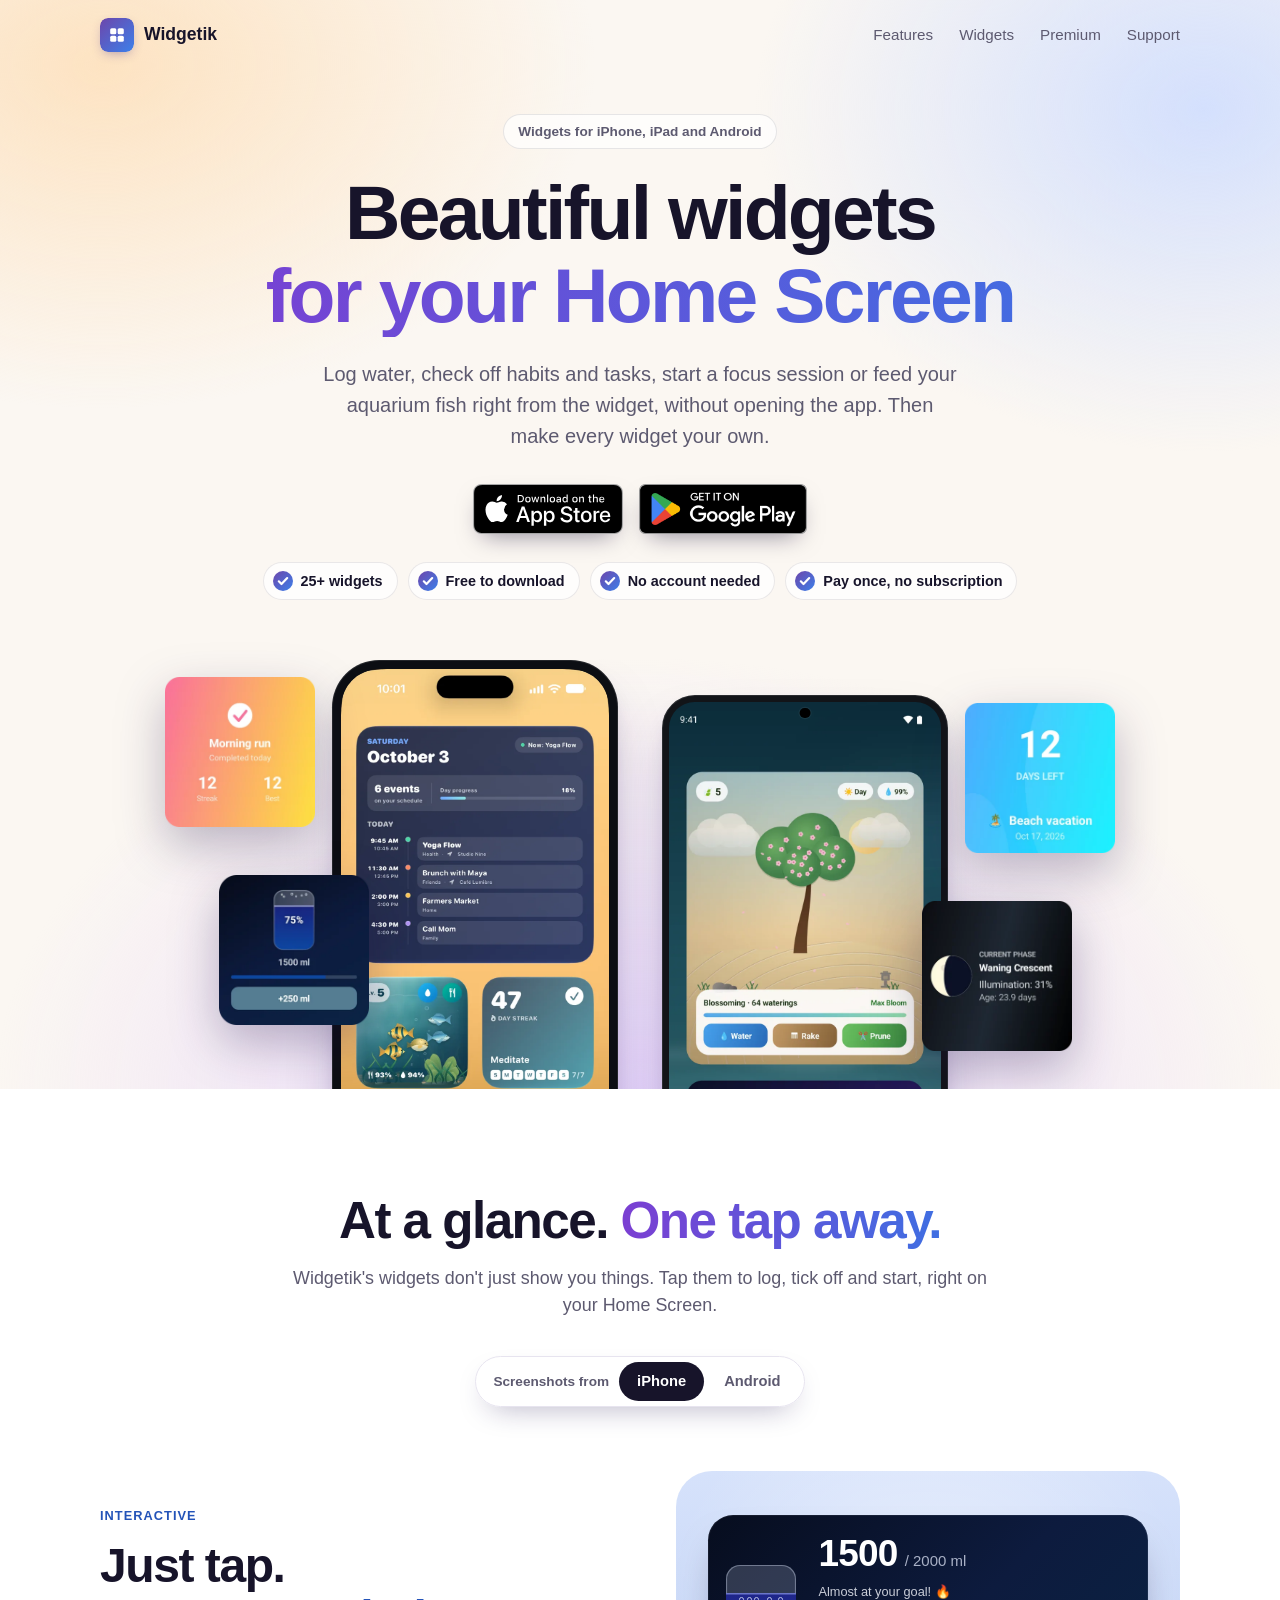
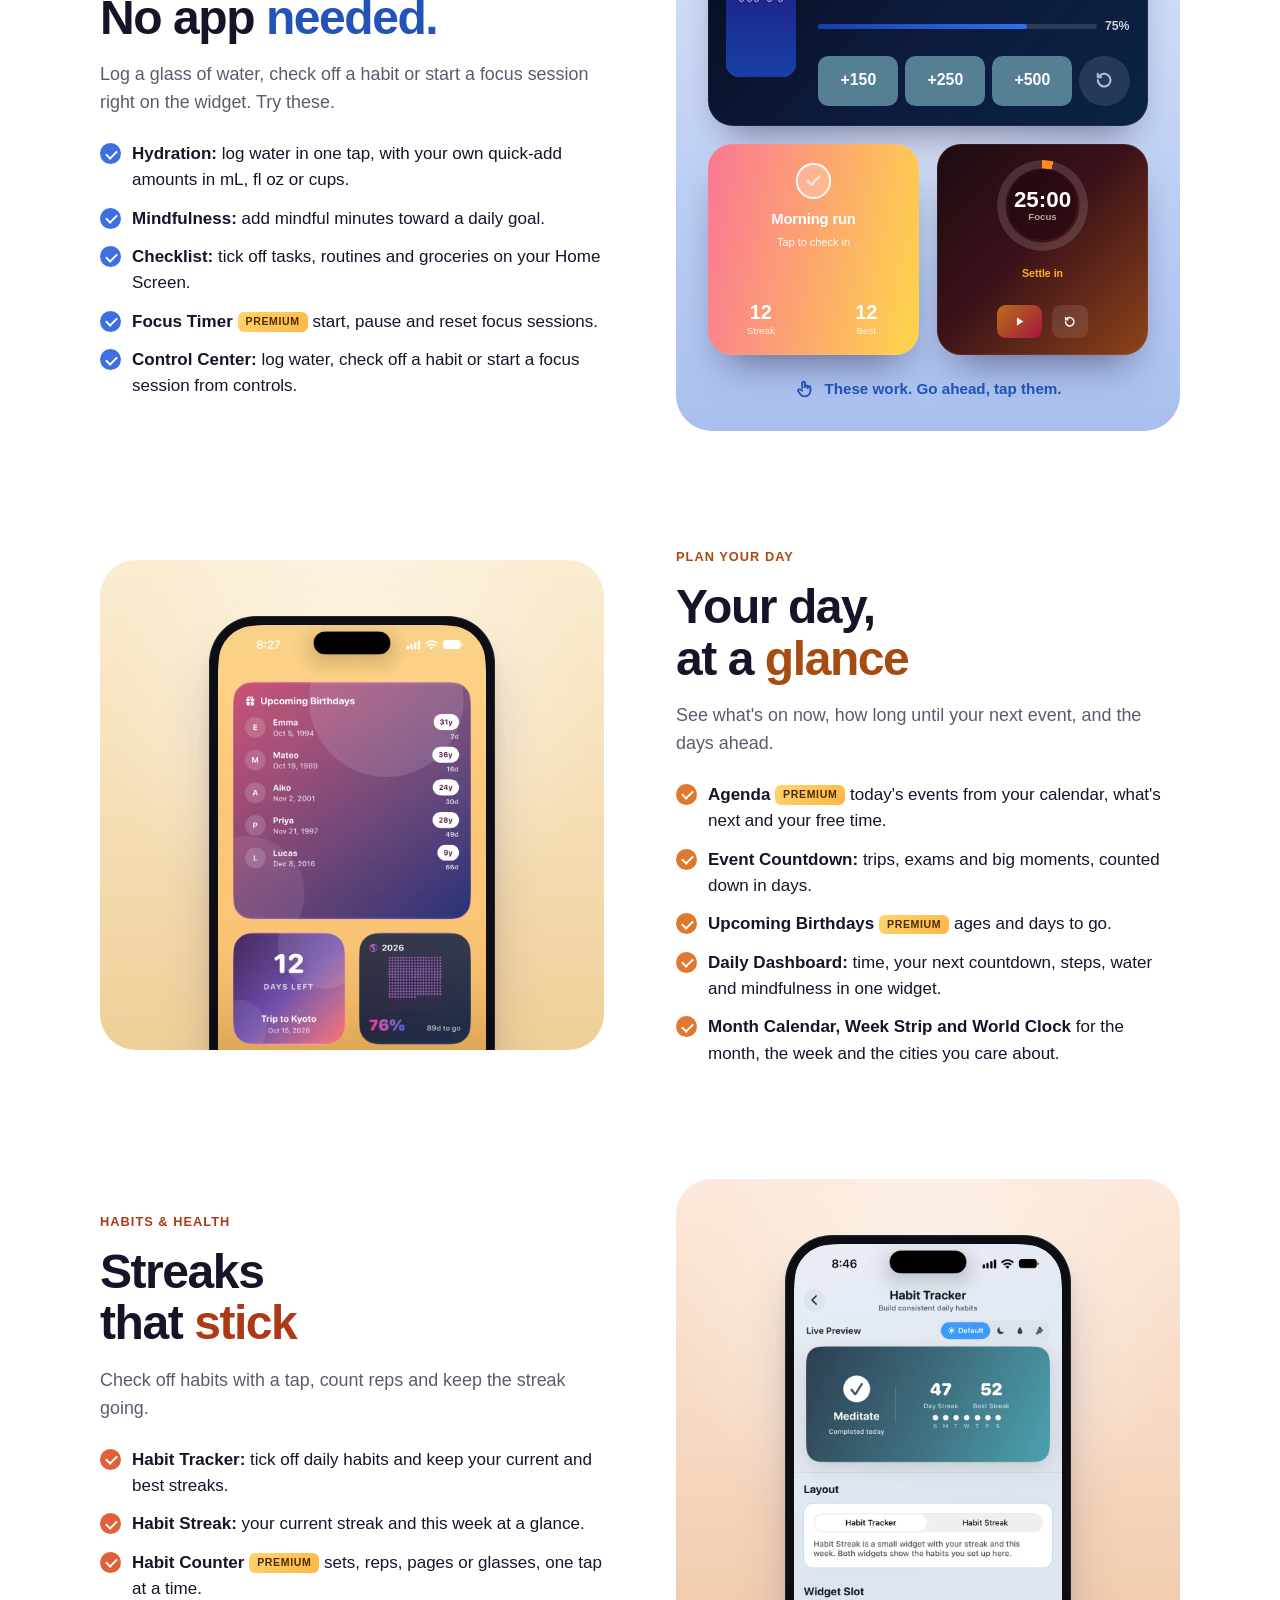
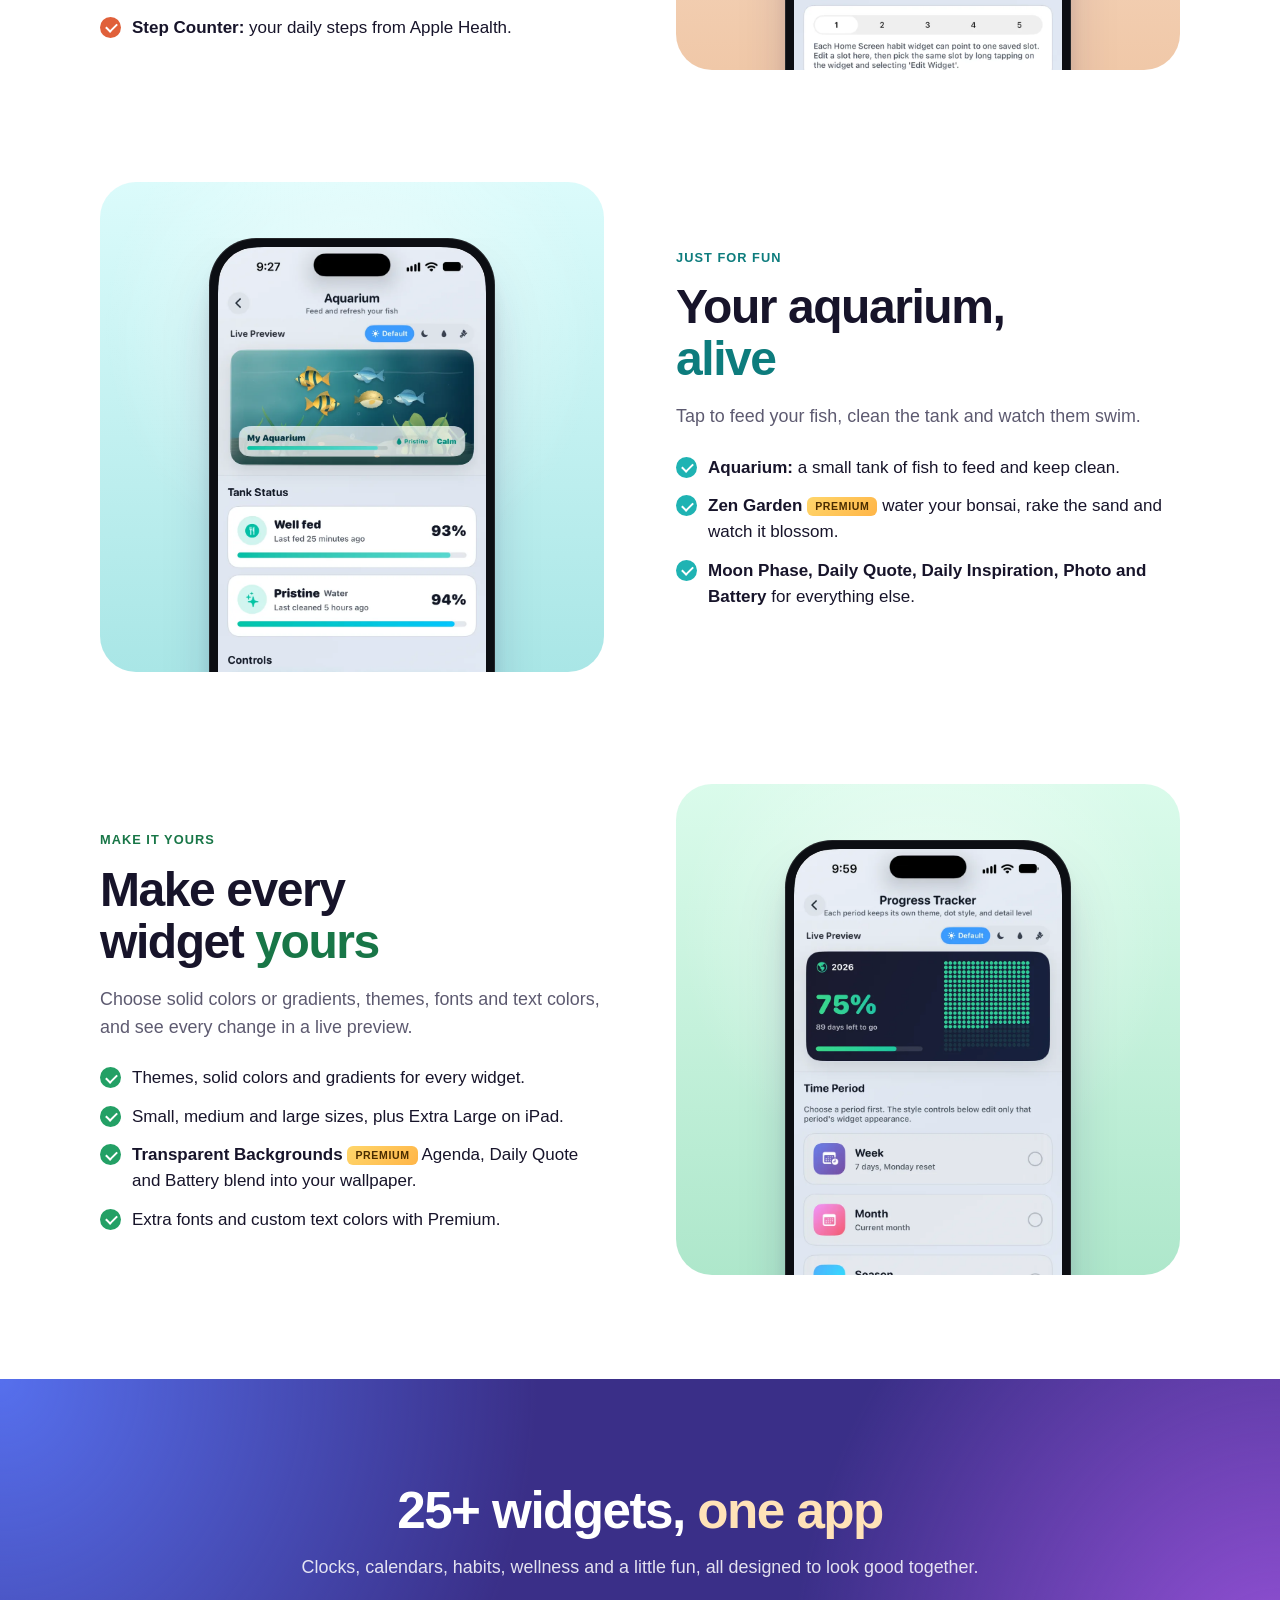
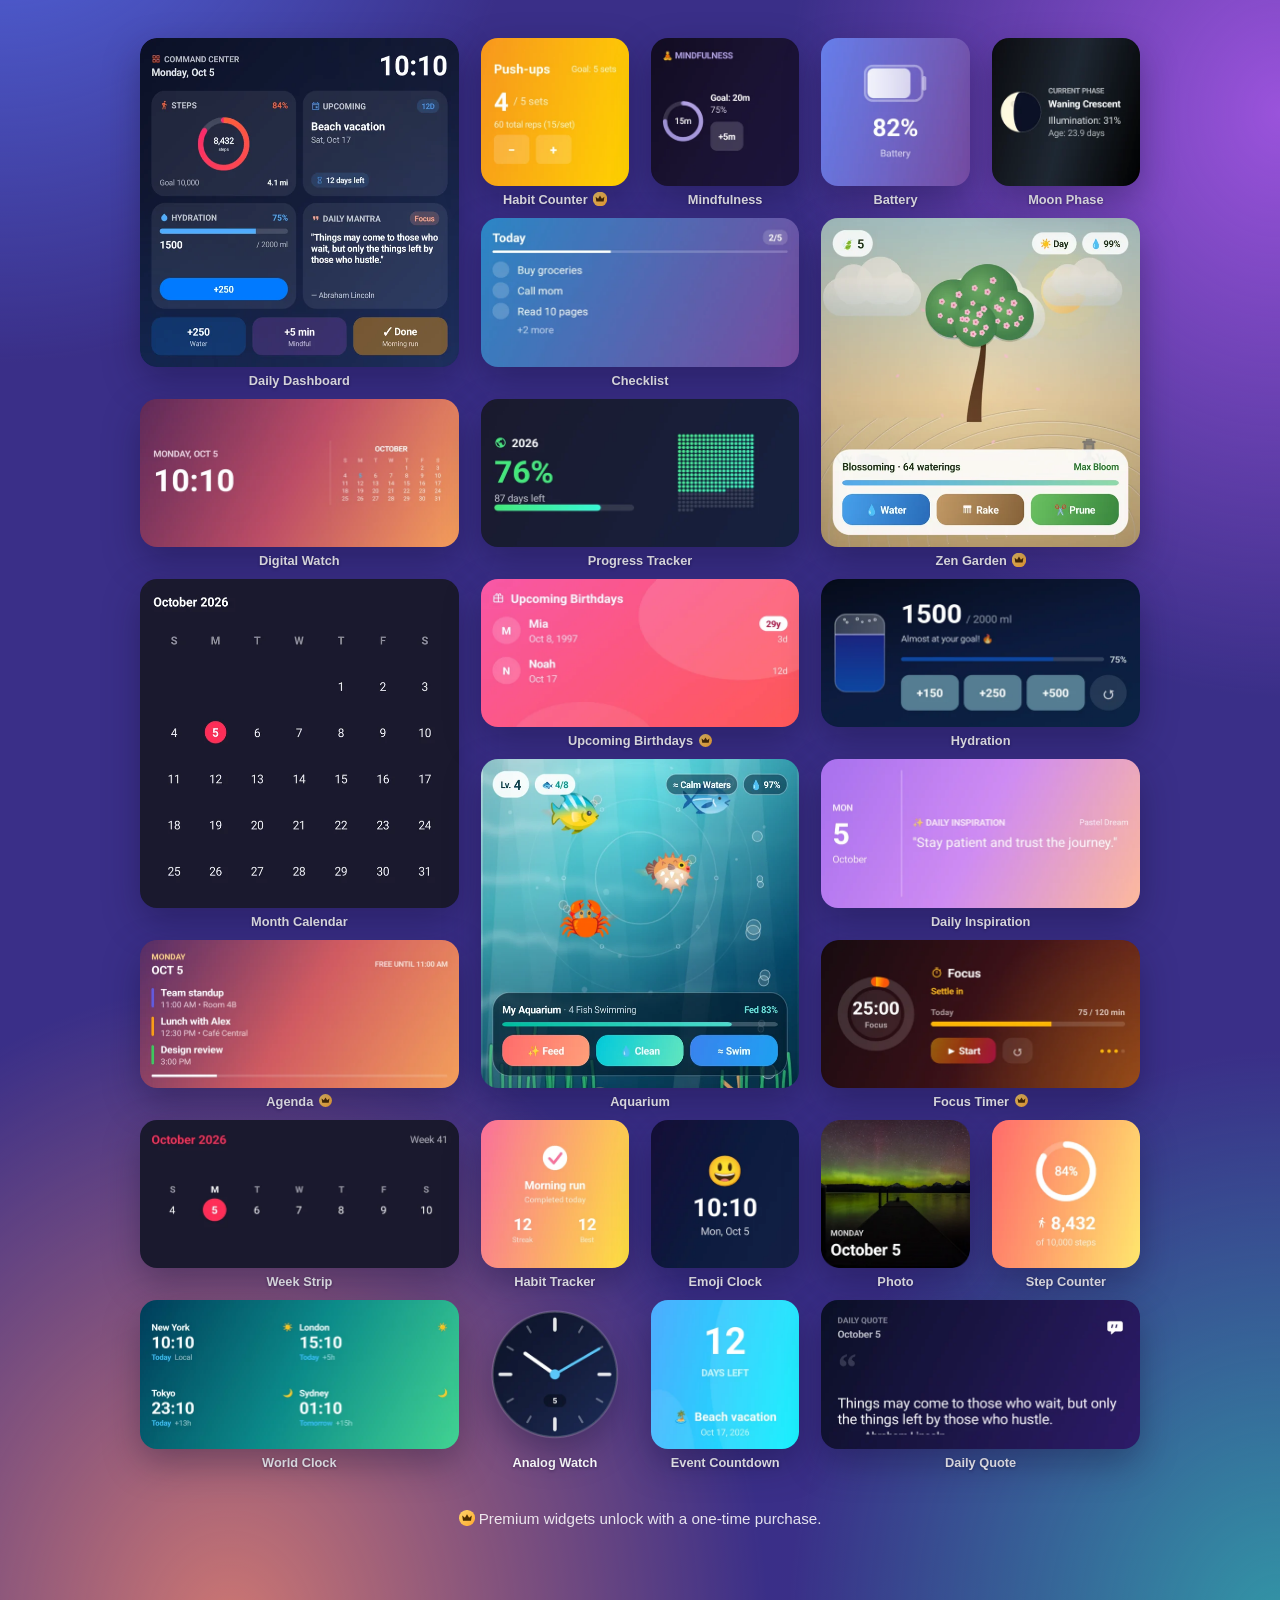
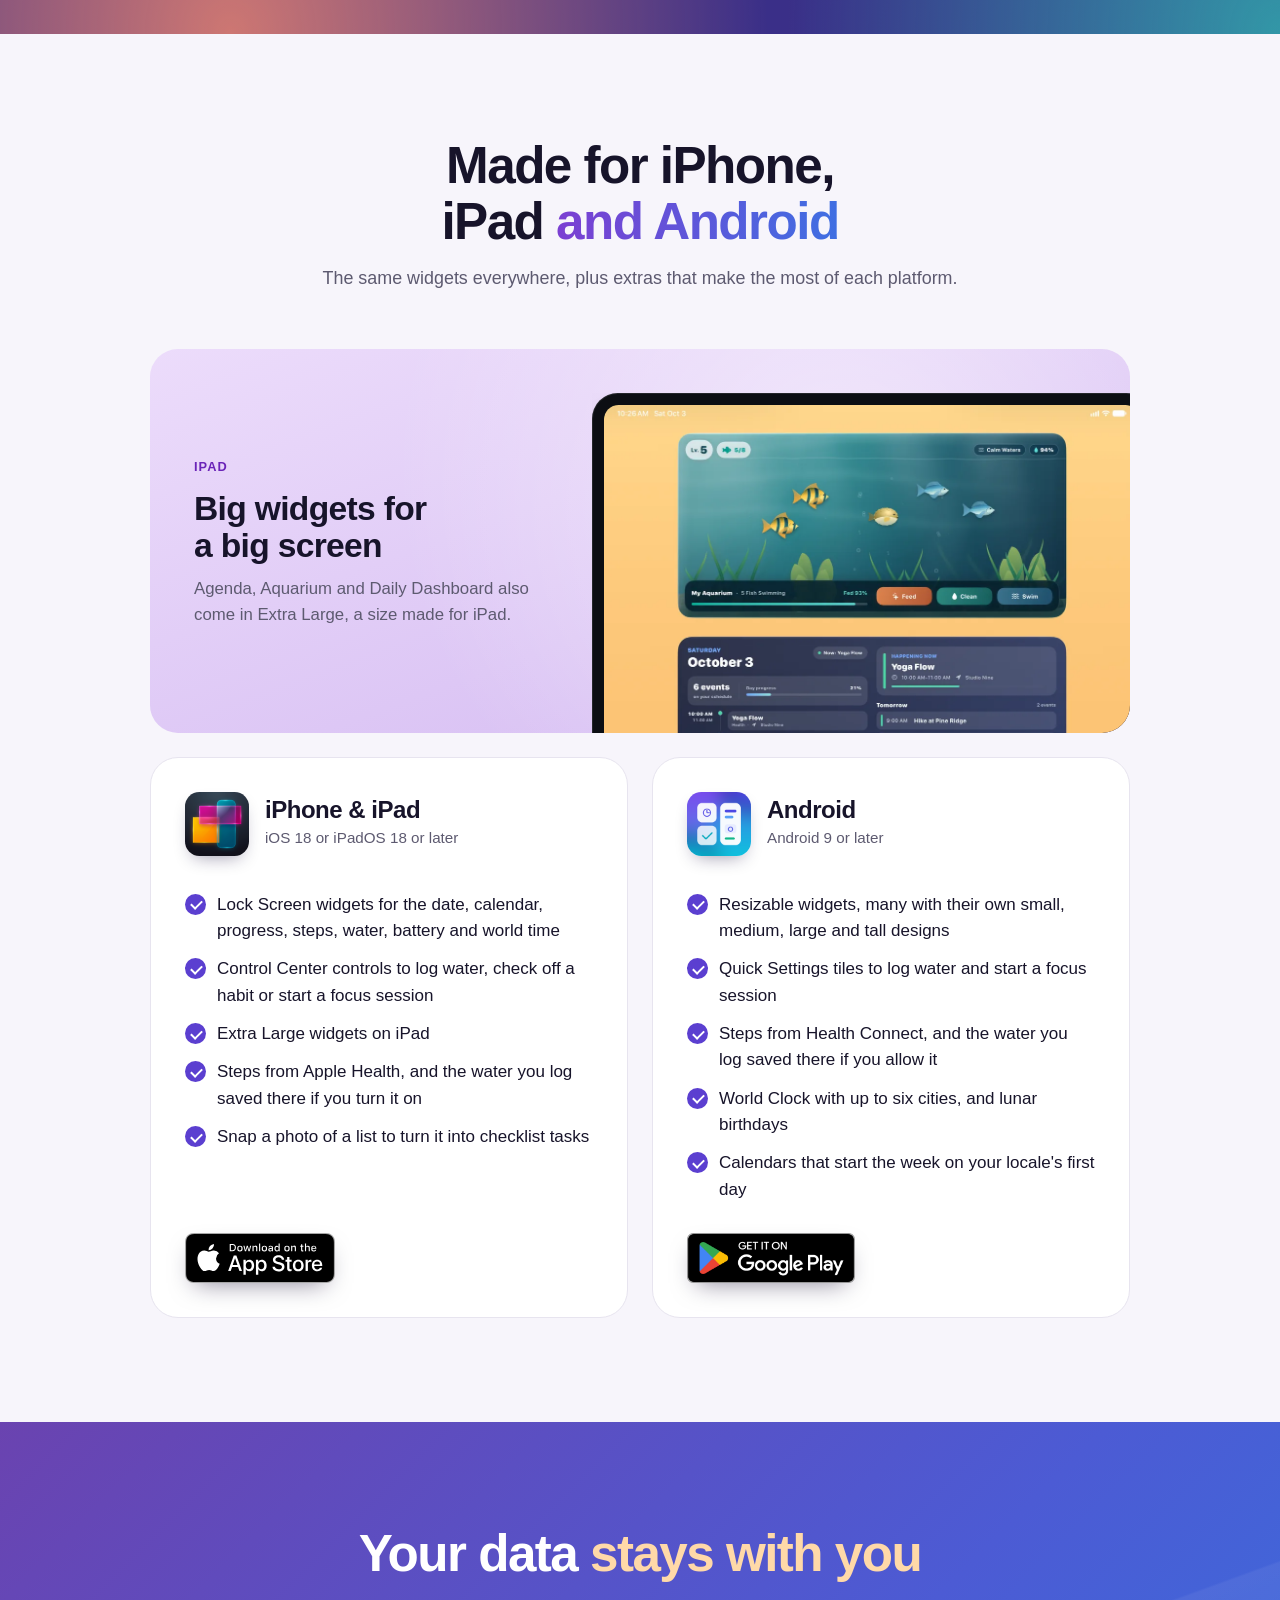
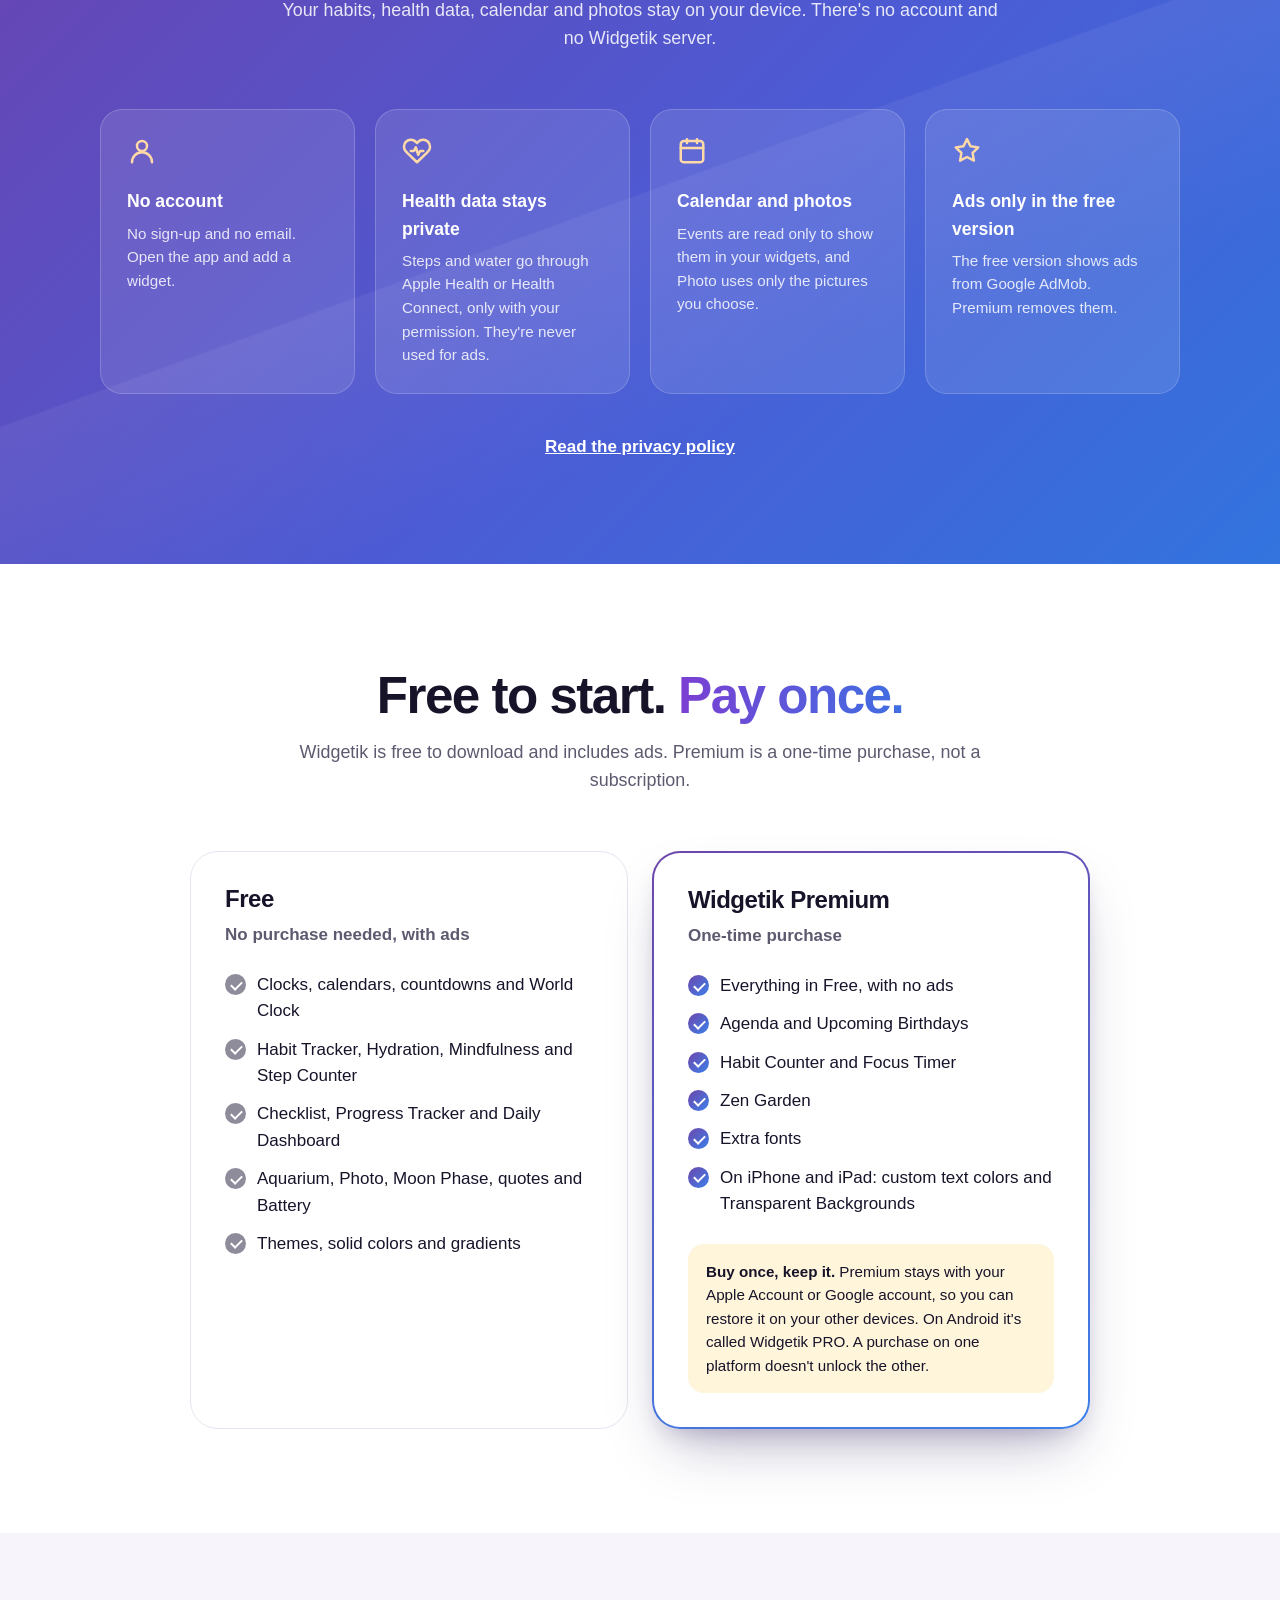
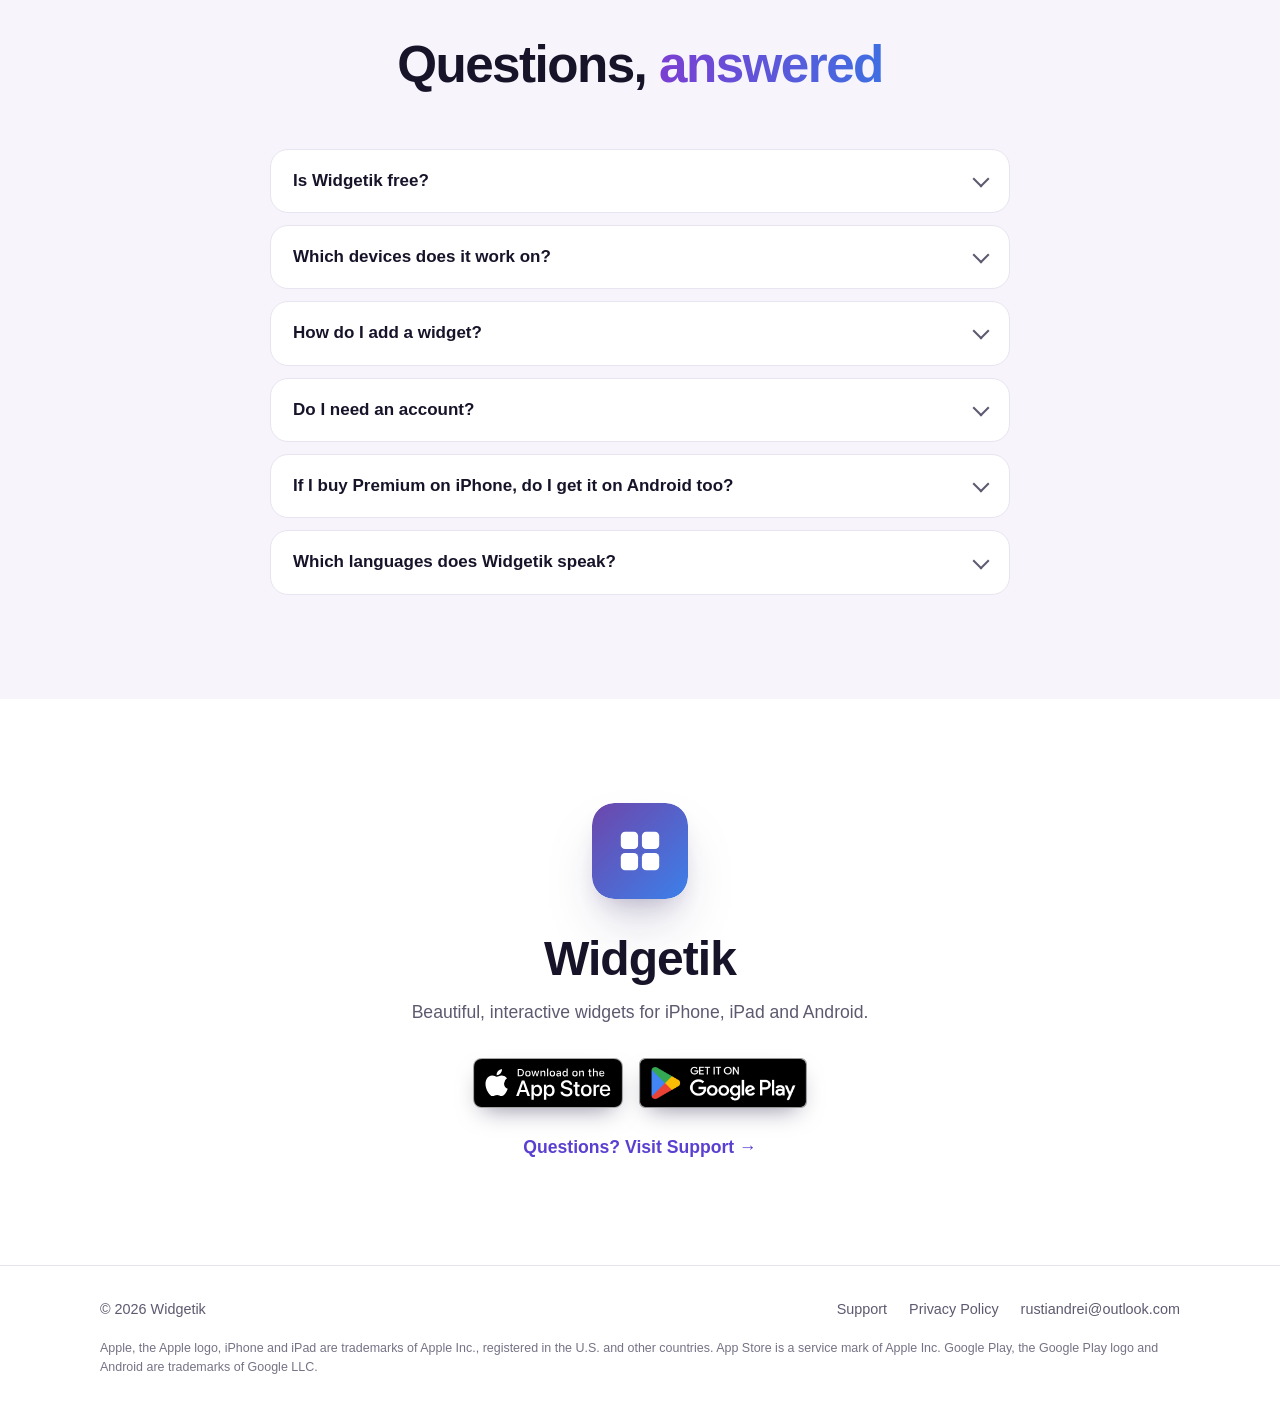
<file: index.html>
<!doctype html>
<html lang="en" data-platform="ios">
<head>
  <meta charset="utf-8">
  <meta name="viewport" content="width=device-width, initial-scale=1">
  <title>Widgetik: Home Screen Widgets for iPhone, iPad and Android</title>
  <meta name="description" content="25+ beautiful, interactive Home Screen widgets. Log water, check off habits and tasks, start a focus session or feed your aquarium fish right from the widget. Free on the App Store and Google Play.">
  <meta name="theme-color" content="#fbf7f2" media="(prefers-color-scheme: light)">
  <meta name="theme-color" content="#100d1c" media="(prefers-color-scheme: dark)">
  <meta name="apple-itunes-app" content="app-id=6760586460">
  <link rel="canonical" href="https://rustiandrei.github.io/Widgetik-website/">
  <meta property="og:type" content="website">
  <meta property="og:site_name" content="Widgetik">
  <meta property="og:title" content="Widgetik: Home Screen Widgets">
  <meta property="og:description" content="Beautiful, interactive widgets for iPhone, iPad and Android. Log water, tick off habits, start a focus session or feed your fish right from the widget.">
  <meta property="og:url" content="https://rustiandrei.github.io/Widgetik-website/">
  <meta property="og:image" content="https://rustiandrei.github.io/Widgetik-website/og.png">
  <meta property="og:image:width" content="1200">
  <meta property="og:image:height" content="630">
  <meta name="twitter:card" content="summary_large_image">
  <link rel="icon" type="image/svg+xml" href="img/logo.svg">
  <link rel="icon" type="image/png" sizes="256x256" href="icon.png">
  <link rel="apple-touch-icon" href="apple-touch-icon.png">
  <script>
    // Show the visitor's own platform first; the switch below the hero changes it.
    (function () {
      var p = null;
      try { p = localStorage.getItem('widgetik-platform'); } catch (e) {}
      if (p !== 'ios' && p !== 'android') p = /android/i.test(navigator.userAgent) ? 'android' : 'ios';
      document.documentElement.setAttribute('data-platform', p);
    })();
  </script>
  <link rel="stylesheet" href="home.css">
</head>
<body>

<header class="hero">
  <div class="wrap topnav">
    <a class="brand" href="./"><img src="img/logo.svg" width="34" height="34" alt="">Widgetik</a>
    <nav>
      <a class="wide" href="#features">Features</a>
      <a class="wide" href="#widgets">Widgets</a>
      <a class="wide" href="#premium">Premium</a>
      <a href="support.html">Support</a>
    </nav>
  </div>

  <div class="wrap hero-copy">
    <span class="pill">Widgets for iPhone, iPad and Android</span>
    <h1><span class="line">Beautiful widgets</span> <span class="line hl">for your Home Screen</span></h1>
    <p class="lede">Log water, check off habits and tasks, start a focus session or feed your aquarium fish right from the widget, without opening the app. Then make every widget your own.</p>
    <div class="actions">
      <a class="badge" href="https://apps.apple.com/us/app/widgetik-custom-widgets/id6760586460"><img src="img/app-store-badge.svg" width="150" height="50" alt="Download on the App Store"></a>
      <a class="badge" href="https://play.google.com/store/apps/details?id=com.game.widgetik"><img src="img/google-play-badge.png" width="168" height="50" alt="Get it on Google Play"></a>
    </div>
    <ul class="checks">
      <li>25+ widgets</li>
      <li>Free to download</li>
      <li>No account needed</li>
      <li>Pay once, no subscription</li>
    </ul>
  </div>

  <div class="showcase">
    <img class="float f1" src="img/w/habit-s-run.webp" width="320" height="320" alt="">
    <img class="float f2" src="img/w/countdown-s.webp" width="320" height="320" alt="">
    <img class="float f3" src="img/w/hydration-s.webp" width="320" height="320" alt="">
    <img class="float f4" src="img/w/moon-s.webp" width="320" height="320" alt="">
    <div class="devices">
      <div class="phone ios"><div class="bezel"><img src="img/ios-day.webp" width="750" height="1403" alt="An iPhone Home Screen with Widgetik's Agenda, Aquarium and Habit Streak widgets"></div></div>
      <div class="phone android"><div class="bezel"><img src="img/android-zen.webp" width="750" height="1312" alt="An Android Home Screen with Widgetik's Zen Garden and Daily Quote widgets"></div></div>
    </div>
  </div>
</header>

<main>
  <section id="features">
    <div class="wrap">
      <div class="section-head">
        <h2>At a glance. <span class="hl">One tap away.</span></h2>
        <p>Widgetik's widgets don't just show you things. Tap them to log, tick off and start, right on your Home Screen.</p>
      </div>

      <div class="switch-dock">
        <div class="switch" role="group" aria-label="Show screenshots from">
          <span class="switch-label">Screenshots from</span>
          <button type="button" data-set-platform="ios" aria-pressed="true">iPhone</button>
          <button type="button" data-set-platform="android" aria-pressed="false">Android</button>
        </div>
      </div>

      <div class="feature t-sky">
        <div class="copy">
          <div class="eyebrow">Interactive</div>
          <h2>Just tap.<br>No app <em>needed.</em></h2>
          <p>Log a glass of water, check off a habit or start a focus session right on the widget. Try these.</p>
          <ul class="ticks">
            <li><strong>Hydration:</strong> log water in one tap, with your own quick-add amounts in mL, fl oz or cups.</li>
            <li><strong>Mindfulness:</strong> add mindful minutes toward a daily goal.</li>
            <li><strong>Checklist:</strong> tick off tasks, routines and groceries on your Home Screen.</li>
            <li><strong>Focus Timer</strong> <span class="pro">Premium</span> start, pause and reset focus sessions.</li>
            <li class="only-ios"><strong>Control Center:</strong> log water, check off a habit or start a focus session from controls.</li>
            <li class="only-android"><strong>Quick Settings:</strong> tiles to log water and start a focus session.</li>
          </ul>
        </div>
        <div class="visual try">
          <div class="board">
            <div class="wg hydration"><div class="wg-in">
              <div class="glass" aria-hidden="true"><div class="water"></div><i></i><i></i><i></i><i></i><i></i></div>
              <div class="hy-body">
                <p class="hy-amount" aria-live="polite"><b data-water-total>1500</b> <span>/ 2000 ml</span></p>
                <p class="hy-msg" data-water-msg>Almost at your goal! 🔥</p>
                <div class="hy-bar"><div class="track"><span data-water-bar></span></div><b data-water-pct>75%</b></div>
                <div class="hy-buttons">
                  <button type="button" data-add="150">+150</button>
                  <button type="button" data-add="250">+250</button>
                  <button type="button" data-add="500">+500</button>
                  <button type="button" class="reset" data-water-reset aria-label="Reset today's water"><svg viewBox="0 0 24 24" fill="none" stroke="currentColor" stroke-width="2.4" stroke-linecap="round" stroke-linejoin="round" aria-hidden="true"><path d="M4.5 12a7.5 7.5 0 1 0 2.2-5.3"/><path d="M4.5 4.5v4h4"/></svg></button>
                </div>
              </div>
            </div></div>

            <div class="wg habit" data-done="false"><div class="wg-in">
              <button type="button" class="hb-check" aria-pressed="false" aria-label="Check in Morning run for today"><svg viewBox="0 0 24 24" fill="none" stroke="currentColor" stroke-width="3" stroke-linecap="round" stroke-linejoin="round" aria-hidden="true"><path d="M5.5 12.5l4.2 4.2 8.8-9.2"/></svg></button>
              <p class="hb-name">Morning run</p>
              <p class="hb-status" data-habit-status>Tap to check in</p>
              <div class="hb-stats" aria-live="polite">
                <div><b data-habit-streak>12</b><span>Streak</span></div>
                <div><b data-habit-best>12</b><span>Best</span></div>
              </div>
            </div></div>

            <div class="wg focus" data-running="false"><div class="wg-in">
              <div class="fc-ring"><div class="fc-time"><b data-focus-time>25:00</b><span>Focus</span></div></div>
              <p class="fc-status" data-focus-status>Settle in</p>
              <div class="fc-buttons">
                <button type="button" class="fc-play" data-focus-toggle aria-label="Start focus session">
                  <svg class="i-play" viewBox="0 0 24 24" aria-hidden="true"><path d="M8 5.5v13l10.5-6.5z" fill="currentColor"/></svg>
                  <svg class="i-pause" viewBox="0 0 24 24" aria-hidden="true"><path d="M7.5 5.5h3v13h-3zM13.5 5.5h3v13h-3z" fill="currentColor"/></svg>
                </button>
                <button type="button" class="fc-reset" data-focus-reset aria-label="Reset focus timer"><svg viewBox="0 0 24 24" fill="none" stroke="currentColor" stroke-width="2.4" stroke-linecap="round" stroke-linejoin="round" aria-hidden="true"><path d="M4.5 12a7.5 7.5 0 1 0 2.2-5.3"/><path d="M4.5 4.5v4h4"/></svg></button>
              </div>
            </div></div>
          </div>
          <p class="try-hint"><svg viewBox="0 0 24 24" fill="none" stroke="currentColor" stroke-width="2" stroke-linecap="round" stroke-linejoin="round" aria-hidden="true"><path d="M9 11V5.5a1.5 1.5 0 0 1 3 0V10"/><path d="M12 9.5a1.5 1.5 0 0 1 3 0V11"/><path d="M15 10.5a1.5 1.5 0 0 1 3 0v3.5a6 6 0 0 1-6 6h-.8a5 5 0 0 1-4-2l-2.6-3.5a1.5 1.5 0 0 1 2.3-1.9L9 14"/></svg>These work. Go ahead, tap them.</p>
        </div>
      </div>

      <div class="feature t-peach">
        <div class="copy">
          <div class="eyebrow">Plan your day</div>
          <h2>Your day,<br>at a <em>glance</em></h2>
          <p>See what's on now, how long until your next event, and the days ahead.</p>
          <ul class="ticks">
            <li><strong>Agenda</strong> <span class="pro">Premium</span> today's events from your calendar, what's next and your free time.</li>
            <li><strong>Event Countdown:</strong> trips, exams and big moments, counted down in days.</li>
            <li><strong>Upcoming Birthdays</strong> <span class="pro">Premium</span> ages and days to go<span class="only-android">, lunar birthdays included</span>.</li>
            <li><strong>Daily Dashboard:</strong> time, your next countdown, steps, water and mindfulness in one widget.</li>
            <li><strong>Month Calendar, Week Strip and World Clock</strong> for the month, the week and the cities you care about.</li>
          </ul>
        </div>
        <div class="visual">
          <div class="stage">
            <div class="phone ios only-ios"><div class="bezel"><img src="img/ios-birthdays.webp" width="750" height="1403" loading="lazy" alt="Upcoming Birthdays, a trip countdown and the year in dots on an iPhone Home Screen"></div></div>
            <div class="phone android only-android"><div class="bezel"><img src="img/android-dashboard.webp" width="750" height="1312" loading="lazy" alt="The Daily Dashboard and Month Calendar widgets on an Android Home Screen"></div></div>
          </div>
        </div>
      </div>

      <div class="feature t-coral">
        <div class="copy">
          <div class="eyebrow">Habits &amp; health</div>
          <h2>Streaks<br>that <em>stick</em></h2>
          <p>Check off habits with a tap, count reps and keep the streak going.</p>
          <ul class="ticks">
            <li><strong>Habit Tracker:</strong> tick off daily habits and keep your current and best streaks.</li>
            <li class="only-ios"><strong>Habit Streak:</strong> your current streak and this week at a glance.</li>
            <li class="only-android"><strong>Habit Matrix:</strong> a week of up to five habits in one widget.</li>
            <li><strong>Habit Counter</strong> <span class="pro">Premium</span> sets, reps, pages or glasses, one tap at a time.</li>
            <li><strong>Step Counter:</strong> your daily steps from <span class="only-ios">Apple Health</span><span class="only-android">Health Connect</span>.</li>
          </ul>
        </div>
        <div class="visual">
          <div class="stage">
            <div class="phone ios only-ios"><div class="bezel"><img src="img/ios-habits.webp" width="750" height="1403" loading="lazy" alt="Setting up a Meditate habit in Widgetik on iPhone, with a 47-day streak in the live preview"></div></div>
            <div class="phone android only-android"><div class="bezel"><img src="img/android-habits.webp" width="750" height="1312" loading="lazy" alt="The Habit Matrix and World Clock widgets on an Android Home Screen"></div></div>
          </div>
        </div>
      </div>

      <div class="feature t-aqua">
        <div class="copy">
          <div class="eyebrow">Just for fun</div>
          <h2>Your aquarium,<br><em>alive</em></h2>
          <p>Tap to feed your fish, clean the tank and watch them swim.</p>
          <ul class="ticks">
            <li><strong>Aquarium:</strong> a small tank of fish to feed and keep clean.</li>
            <li><strong>Zen Garden</strong> <span class="pro">Premium</span> water your bonsai, rake the sand and watch it blossom.</li>
            <li><strong>Moon Phase, Daily Quote, Daily Inspiration, Photo and Battery</strong> for everything else.</li>
          </ul>
        </div>
        <div class="visual">
          <div class="stage">
            <div class="phone ios only-ios"><div class="bezel"><img src="img/ios-aquarium.webp" width="750" height="1403" loading="lazy" alt="The Aquarium in Widgetik on iPhone, with fish, tank status and Feed and Change Water buttons"></div></div>
            <div class="phone android only-android"><div class="bezel"><img src="img/android-aquarium.webp" width="750" height="1312" loading="lazy" alt="The Aquarium widget on an Android Home Screen, with Feed, Clean and Swim buttons"></div></div>
          </div>
        </div>
      </div>

      <div class="feature t-mint">
        <div class="copy">
          <div class="eyebrow">Make it yours</div>
          <h2>Make every<br>widget <em>yours</em></h2>
          <p>Choose solid colors or gradients, themes, fonts and text colors, and see every change in a live preview.</p>
          <ul class="ticks">
            <li>Themes, solid colors and gradients for every widget.</li>
            <li class="only-ios">Small, medium and large sizes, plus Extra Large on iPad.</li>
            <li class="only-android">Resize freely: many widgets have their own small, medium, large and tall designs.</li>
            <li class="only-ios"><strong>Transparent Backgrounds</strong> <span class="pro">Premium</span> Agenda, Daily Quote and Battery blend into your wallpaper.</li>
            <li class="only-ios">Extra fonts and custom text colors with Premium.</li>
            <li class="only-android">Text colors to match your wallpaper, and extra fonts with Premium.</li>
          </ul>
        </div>
        <div class="visual">
          <div class="stage">
            <div class="phone ios only-ios"><div class="bezel"><img src="img/ios-customize.webp" width="750" height="1403" loading="lazy" alt="Styling the Progress Tracker widget in Widgetik on iPhone"></div></div>
            <div class="phone android only-android"><div class="bezel"><img src="img/android-editor.webp" width="750" height="1312" loading="lazy" alt="Choosing a theme for the Time widget in Widgetik on Android"></div></div>
          </div>
        </div>
      </div>
    </div>
  </section>

  <section id="widgets" class="wall-section">
    <div class="wrap">
      <div class="section-head">
        <h2>25+ widgets, <span class="hl">one app</span></h2>
        <p>Clocks, calendars, habits, wellness and a little fun, all designed to look good together.</p>
      </div>
      <div class="wall-frame">
      <div class="wall">
        <figure class="w l"><img src="img/w/dashboard-l.webp" width="640" height="640" loading="lazy" alt="Steps, the next event, water, a daily mantra and quick buttons in one widget"><figcaption>Daily Dashboard</figcaption></figure>
        <figure class="w"><img src="img/w/counter-s.webp" width="320" height="320" loading="lazy" alt="4 of 5 sets of push-ups, with minus and plus buttons"><figcaption>Habit Counter <i class="crown" title="Premium"></i></figcaption></figure>
        <figure class="w"><img src="img/w/mindful-s.webp" width="320" height="320" loading="lazy" alt="15 of 20 mindful minutes and a +5 minute button"><figcaption>Mindfulness</figcaption></figure>
        <figure class="w"><img src="img/w/battery-s.webp" width="320" height="320" loading="lazy" alt="Battery at 82 percent"><figcaption>Battery</figcaption></figure>
        <figure class="w m"><img src="img/w/checklist-m.webp" width="640" height="308" loading="lazy" alt="Today's tasks, two of five done"><figcaption>Checklist</figcaption></figure>
        <figure class="w l"><img src="img/w/zen-l.webp" width="640" height="640" loading="lazy" alt="A blossoming bonsai with Water, Rake and Prune buttons"><figcaption>Zen Garden <i class="crown" title="Premium"></i></figcaption></figure>
        <figure class="w m"><img src="img/w/time-m-sunrise.webp" width="640" height="308" loading="lazy" alt="The time and date beside a mini month calendar"><figcaption>Digital Watch</figcaption></figure>
        <figure class="w m"><img src="img/w/progress-m.webp" width="640" height="308" loading="lazy" alt="2026 is 76 percent done, shown as a grid of dots"><figcaption>Progress Tracker</figcaption></figure>
        <figure class="w"><img src="img/w/moon-s.webp" width="320" height="320" loading="lazy" alt="A waning crescent moon at 31 percent illumination"><figcaption>Moon Phase</figcaption></figure>
        <figure class="w l"><img src="img/w/calendar-l.webp" width="640" height="640" loading="lazy" alt="The month of October with today highlighted"><figcaption>Month Calendar</figcaption></figure>
        <figure class="w m"><img src="img/w/birthday-m.webp" width="640" height="308" loading="lazy" alt="Two upcoming birthdays with ages and days to go"><figcaption>Upcoming Birthdays <i class="crown" title="Premium"></i></figcaption></figure>
        <figure class="w m"><img src="img/w/hydration-m.webp" width="640" height="308" loading="lazy" alt="1,500 of 2,000 ml of water, with quick-add buttons"><figcaption>Hydration</figcaption></figure>
        <figure class="w l"><img src="img/w/aquarium-l.webp" width="640" height="640" loading="lazy" alt="Four fish swimming in a tank, with Feed, Clean and Swim buttons"><figcaption>Aquarium</figcaption></figure>
        <figure class="w m"><img src="img/w/inspiration-m.webp" width="640" height="308" loading="lazy" alt="Today's date and an inspiring line"><figcaption>Daily Inspiration</figcaption></figure>
        <figure class="w m"><img src="img/w/agenda-m.webp" width="640" height="308" loading="lazy" alt="Today's events and free time until 11 AM"><figcaption>Agenda <i class="crown" title="Premium"></i></figcaption></figure>
        <figure class="w m"><img src="img/w/focus-m.webp" width="640" height="308" loading="lazy" alt="A 25-minute focus session ready to start"><figcaption>Focus Timer <i class="crown" title="Premium"></i></figcaption></figure>
        <figure class="w m"><img src="img/w/weekstrip-m.webp" width="640" height="308" loading="lazy" alt="This week, with today marked"><figcaption>Week Strip</figcaption></figure>
        <figure class="w"><img src="img/w/habit-s-run.webp" width="320" height="320" loading="lazy" alt="Morning run done today, a 12-day streak"><figcaption>Habit Tracker</figcaption></figure>
        <figure class="w"><img src="img/w/emoji-s.webp" width="320" height="320" loading="lazy" alt="A smiling emoji above the time"><figcaption>Emoji Clock</figcaption></figure>
        <figure class="w"><img src="img/w/photo-s-aurora.webp" width="320" height="320" loading="lazy" alt="A photo of the northern lights with the date"><figcaption>Photo</figcaption></figure>
        <figure class="w"><img src="img/w/steps-s.webp" width="320" height="320" loading="lazy" alt="8,432 of 10,000 steps"><figcaption>Step Counter</figcaption></figure>
        <figure class="w m"><img src="img/w/worldclock-m-aurora.webp" width="640" height="308" loading="lazy" alt="The time in New York, London, Tokyo and Sydney"><figcaption>World Clock</figcaption></figure>
        <figure class="w"><img src="img/w/analog-s.webp" width="320" height="320" loading="lazy" alt="An analog clock face"><figcaption>Analog Watch</figcaption></figure>
        <figure class="w"><img src="img/w/countdown-s.webp" width="320" height="320" loading="lazy" alt="12 days left until a beach vacation"><figcaption>Event Countdown</figcaption></figure>
        <figure class="w m"><img src="img/w/quote-m.webp" width="640" height="308" loading="lazy" alt="Today's quote"><figcaption>Daily Quote</figcaption></figure>
      </div>
      </div>
      <p class="wall-note"><i class="crown" aria-hidden="true"></i> Premium widgets unlock with a one-time purchase.</p>
    </div>
  </section>

  <section id="platforms" class="alt">
    <div class="wrap">
      <div class="section-head">
        <h2>Made for iPhone, iPad <span class="hl">and Android</span></h2>
        <p>The same widgets everywhere, plus extras that make the most of each platform.</p>
      </div>

      <div class="ipad t-lavender">
        <div class="ipad-copy">
          <div class="eyebrow">iPad</div>
          <h3>Big widgets for a big screen</h3>
          <p>Agenda, Aquarium and Daily Dashboard also come in Extra Large, a size made for iPad.</p>
        </div>
        <div class="ipad-stage">
          <div class="tablet"><div class="bezel"><img src="img/ipad-day.webp" width="1100" height="1135" loading="lazy" alt="An iPad Home Screen with Extra Large Aquarium and Agenda widgets"></div></div>
        </div>
      </div>

      <div class="platforms">
        <article class="platform">
          <div class="platform-head">
            <img src="img/icon-ios.png" width="64" height="64" alt="Widgetik's App Store icon">
            <div>
              <h3>iPhone &amp; iPad</h3>
              <p class="req">iOS 18 or iPadOS 18 or later</p>
            </div>
          </div>
          <ul class="ticks">
            <li>Lock Screen widgets for the date, calendar, progress, steps, water, battery and world time</li>
            <li>Control Center controls to log water, check off a habit or start a focus session</li>
            <li>Extra Large widgets on iPad</li>
            <li>Steps from Apple Health, and the water you log saved there if you turn it on</li>
            <li>Snap a photo of a list to turn it into checklist tasks</li>
          </ul>
          <a class="badge" href="https://apps.apple.com/us/app/widgetik-custom-widgets/id6760586460"><img src="img/app-store-badge.svg" width="150" height="50" loading="lazy" alt="Download on the App Store"></a>
        </article>

        <article class="platform">
          <div class="platform-head">
            <img src="img/icon-android.png" width="64" height="64" alt="Widgetik's Google Play icon">
            <div>
              <h3>Android</h3>
              <p class="req">Android 9 or later</p>
            </div>
          </div>
          <ul class="ticks">
            <li>Resizable widgets, many with their own small, medium, large and tall designs</li>
            <li>Quick Settings tiles to log water and start a focus session</li>
            <li>Steps from Health Connect, and the water you log saved there if you allow it</li>
            <li>World Clock with up to six cities, and lunar birthdays</li>
            <li>Calendars that start the week on your locale's first day</li>
          </ul>
          <a class="badge" href="https://play.google.com/store/apps/details?id=com.game.widgetik"><img src="img/google-play-badge.png" width="168" height="50" loading="lazy" alt="Get it on Google Play"></a>
        </article>
      </div>
    </div>
  </section>

  <section id="privacy" class="band">
    <div class="wrap">
      <div class="section-head">
        <h2>Your data <span class="hl">stays with you</span></h2>
        <p>Your habits, health data, calendar and photos stay on your device. There's no account and no Widgetik server.</p>
      </div>
      <ul class="promises">
        <li>
          <svg viewBox="0 0 24 24" fill="none" stroke="currentColor" stroke-width="2" stroke-linecap="round" stroke-linejoin="round" aria-hidden="true"><circle cx="12" cy="8" r="4"/><path d="M4 21a8 8 0 0 1 16 0"/></svg>
          <strong>No account</strong>
          <span>No sign-up and no email. Open the app and add a widget.</span>
        </li>
        <li>
          <svg viewBox="0 0 24 24" fill="none" stroke="currentColor" stroke-width="2" stroke-linecap="round" stroke-linejoin="round" aria-hidden="true"><path d="M20.8 4.6a5.5 5.5 0 0 0-7.8 0L12 5.7l-1-1.1a5.5 5.5 0 0 0-7.8 7.8l1 1.1L12 21l7.8-7.5 1-1.1a5.5 5.5 0 0 0 0-7.8z"/><path d="M7 12h2.5l1.5-3 2 6 1.5-3H17"/></svg>
          <strong>Health data stays private</strong>
          <span>Steps and water go through Apple Health or Health Connect, only with your permission. They're never used for ads.</span>
        </li>
        <li>
          <svg viewBox="0 0 24 24" fill="none" stroke="currentColor" stroke-width="2" stroke-linecap="round" stroke-linejoin="round" aria-hidden="true"><rect x="3" y="4" width="18" height="17" rx="2.5"/><path d="M3 9.5h18"/><path d="M8 2.5v3"/><path d="M16 2.5v3"/></svg>
          <strong>Calendar and photos</strong>
          <span>Events are read only to show them in your widgets, and Photo uses only the pictures you choose.</span>
        </li>
        <li>
          <svg viewBox="0 0 24 24" fill="none" stroke="currentColor" stroke-width="2" stroke-linecap="round" stroke-linejoin="round" aria-hidden="true"><path d="M12 2.5l2.8 5.7 6.2.9-4.5 4.4 1 6.2L12 16.8l-5.5 2.9 1-6.2L3 9.1l6.2-.9z"/></svg>
          <strong>Ads only in the free version</strong>
          <span>The free version shows ads from Google AdMob. Premium removes them.</span>
        </li>
      </ul>
      <p class="more-link"><a href="privacy.html">Read the privacy policy</a></p>
    </div>
  </section>

  <section id="premium">
    <div class="wrap">
      <div class="section-head">
        <h2>Free to start. <span class="hl">Pay once.</span></h2>
        <p>Widgetik is free to download and includes ads. Premium is a one-time purchase, not a subscription.</p>
      </div>

      <div class="plans">
        <div class="plan">
          <h3>Free</h3>
          <p class="price">No purchase needed, with ads</p>
          <ul class="ticks">
            <li>Clocks, calendars, countdowns and World Clock</li>
            <li>Habit Tracker, Hydration, Mindfulness and Step Counter</li>
            <li>Checklist, Progress Tracker and Daily Dashboard</li>
            <li>Aquarium, Photo, Moon Phase, quotes and Battery</li>
            <li>Themes, solid colors and gradients</li>
          </ul>
        </div>

        <div class="plan featured">
          <h3>Widgetik Premium</h3>
          <p class="price">One-time purchase</p>
          <ul class="ticks">
            <li>Everything in Free, with no ads</li>
            <li>Agenda and Upcoming Birthdays</li>
            <li>Habit Counter and Focus Timer</li>
            <li>Zen Garden</li>
            <li>Extra fonts</li>
            <li>On iPhone and iPad: custom text colors and Transparent Backgrounds</li>
          </ul>
          <p class="note"><strong>Buy once, keep it.</strong> Premium stays with your Apple Account or Google account, so you can restore it on your other devices. On Android it's called Widgetik PRO. A purchase on one platform doesn't unlock the other.</p>
        </div>
      </div>
    </div>
  </section>

  <section id="faq" class="alt">
    <div class="wrap narrow">
      <div class="section-head">
        <h2>Questions, <span class="hl">answered</span></h2>
      </div>
      <div class="faq">
        <details>
          <summary>Is Widgetik free?</summary>
          <p>Yes. Widgetik is free to download and includes ads. Premium is an optional one-time purchase that removes ads and unlocks Agenda, Upcoming Birthdays, Habit Counter, Focus Timer, Zen Garden and extra fonts.</p>
        </details>
        <details>
          <summary>Which devices does it work on?</summary>
          <p>iPhone and iPad with iOS 18 or iPadOS 18 or later, and Android phones and tablets with Android 9 or later.</p>
        </details>
        <details>
          <summary>How do I add a widget?</summary>
          <p>On iPhone and iPad, touch and hold an empty spot on your Home Screen, tap Edit, then Add Widget, and search for Widgetik. On Android, touch and hold an empty spot on your Home Screen, tap Widgets, find Widgetik and drag a widget into place. <a href="support.html">More help on the Support page</a>.</p>
        </details>
        <details>
          <summary>Do I need an account?</summary>
          <p>No. There's no sign-up. Your widgets and their data are stored on your device.</p>
        </details>
        <details>
          <summary>If I buy Premium on iPhone, do I get it on Android too?</summary>
          <p>No. Purchases go through the App Store or Google Play and stay on that platform. Within a platform, Premium follows your Apple Account or Google account to your other devices.</p>
        </details>
        <details>
          <summary>Which languages does Widgetik speak?</summary>
          <p>English, Chinese, Dutch, French, German, Italian, Japanese, Korean, Polish, Portuguese, Russian, Spanish and Ukrainian, and on iPhone and iPad also Arabic, Hindi and Vietnamese.</p>
        </details>
      </div>
    </div>
  </section>

  <section class="final">
    <div class="wrap">
      <img class="icon" src="img/logo.svg" width="96" height="96" alt="">
      <h2>Widgetik</h2>
      <p>Beautiful, interactive widgets for iPhone, iPad and Android.</p>
      <div class="actions">
        <a class="badge" href="https://apps.apple.com/us/app/widgetik-custom-widgets/id6760586460"><img src="img/app-store-badge.svg" width="150" height="50" loading="lazy" alt="Download on the App Store"></a>
        <a class="badge" href="https://play.google.com/store/apps/details?id=com.game.widgetik"><img src="img/google-play-badge.png" width="168" height="50" loading="lazy" alt="Get it on Google Play"></a>
      </div>
      <p class="more"><a class="textlink" href="support.html">Questions? Visit Support →</a></p>
    </div>
  </section>
</main>

<footer>
  <div class="wrap">
    <span>© 2026 Widgetik</span>
    <nav>
      <a href="support.html">Support</a>
      <a href="privacy.html">Privacy Policy</a>
      <a href="mailto:rustiandrei@outlook.com">rustiandrei@outlook.com</a>
    </nav>
    <p class="legal">Apple, the Apple logo, iPhone and iPad are trademarks of Apple Inc., registered in the U.S. and other countries. App Store is a service mark of Apple Inc. Google Play, the Google Play logo and Android are trademarks of Google LLC.</p>
  </div>
</footer>

<script>
(function () {
  var root = document.documentElement;

  // Platform switch
  var buttons = document.querySelectorAll('[data-set-platform]');
  function setPlatform(p, save) {
    root.setAttribute('data-platform', p);
    for (var i = 0; i < buttons.length; i++) {
      buttons[i].setAttribute('aria-pressed', String(buttons[i].getAttribute('data-set-platform') === p));
    }
    if (save) { try { localStorage.setItem('widgetik-platform', p); } catch (e) {} }
  }
  for (var i = 0; i < buttons.length; i++) {
    buttons[i].addEventListener('click', function () { setPlatform(this.getAttribute('data-set-platform'), true); });
  }
  setPlatform(root.getAttribute('data-platform') || 'ios', false);

  // Hydration
  var water = document.querySelector('.wg.hydration');
  if (water) {
    var goal = 2000, total = 1500;
    var totalEl = water.querySelector('[data-water-total]');
    var msgEl = water.querySelector('[data-water-msg]');
    var pctEl = water.querySelector('[data-water-pct]');
    var renderWater = function () {
      var pct = Math.min(total / goal, 1);
      water.style.setProperty('--fill', pct.toFixed(3));
      totalEl.textContent = total;
      pctEl.textContent = Math.round(pct * 100) + '%';
      msgEl.textContent = total === 0 ? 'Tap a button to log water 💧'
        : pct >= 1 ? 'Goal reached! 🎉'
        : pct >= 0.75 ? 'Almost at your goal! 🔥'
        : pct >= 0.5 ? 'Halfway there! 💪'
        : 'Good start! 💧';
      water.classList.toggle('done', pct >= 1);
    };
    water.addEventListener('click', function (e) {
      var add = e.target.closest('[data-add]');
      if (add) { total = Math.min(total + Number(add.getAttribute('data-add')), 9999); }
      else if (e.target.closest('[data-water-reset]')) { total = 0; }
      else { return; }
      renderWater();
    });
    renderWater();
  }

  // Habit
  var habit = document.querySelector('.wg.habit');
  if (habit) {
    var check = habit.querySelector('.hb-check');
    check.addEventListener('click', function () {
      var done = habit.getAttribute('data-done') !== 'true';
      habit.setAttribute('data-done', String(done));
      check.setAttribute('aria-pressed', String(done));
      habit.querySelector('[data-habit-streak]').textContent = done ? 13 : 12;
      habit.querySelector('[data-habit-best]').textContent = done ? 13 : 12;
      habit.querySelector('[data-habit-status]').textContent = done ? 'New best streak! 🎉' : 'Tap to check in';
    });
  }

  // Focus timer
  var focus = document.querySelector('.wg.focus');
  if (focus) {
    var length = 25 * 60, left = length, timer = null;
    var timeEl = focus.querySelector('[data-focus-time]');
    var statusEl = focus.querySelector('[data-focus-status]');
    var toggle = focus.querySelector('[data-focus-toggle]');
    var renderFocus = function () {
      var m = Math.floor(left / 60), s = left % 60;
      timeEl.textContent = (m < 10 ? '0' : '') + m + ':' + (s < 10 ? '0' : '') + s;
      focus.style.setProperty('--p', ((length - left) / length).toFixed(4));
    };
    var stop = function () { clearInterval(timer); timer = null; focus.setAttribute('data-running', 'false'); toggle.setAttribute('aria-label', 'Start focus session'); };
    toggle.addEventListener('click', function () {
      if (timer) { stop(); statusEl.textContent = 'Paused'; return; }
      focus.setAttribute('data-running', 'true');
      toggle.setAttribute('aria-label', 'Pause focus session');
      statusEl.textContent = 'Focusing';
      timer = setInterval(function () {
        left = Math.max(left - 1, 0);
        renderFocus();
        if (left === 0) { stop(); statusEl.textContent = 'Session done! 🎉'; }
      }, 1000);
    });
    focus.querySelector('[data-focus-reset]').addEventListener('click', function () {
      stop(); left = length; statusEl.textContent = 'Settle in'; renderFocus();
    });
    renderFocus();
  }
})();
</script>
</body>
</html>
</file>
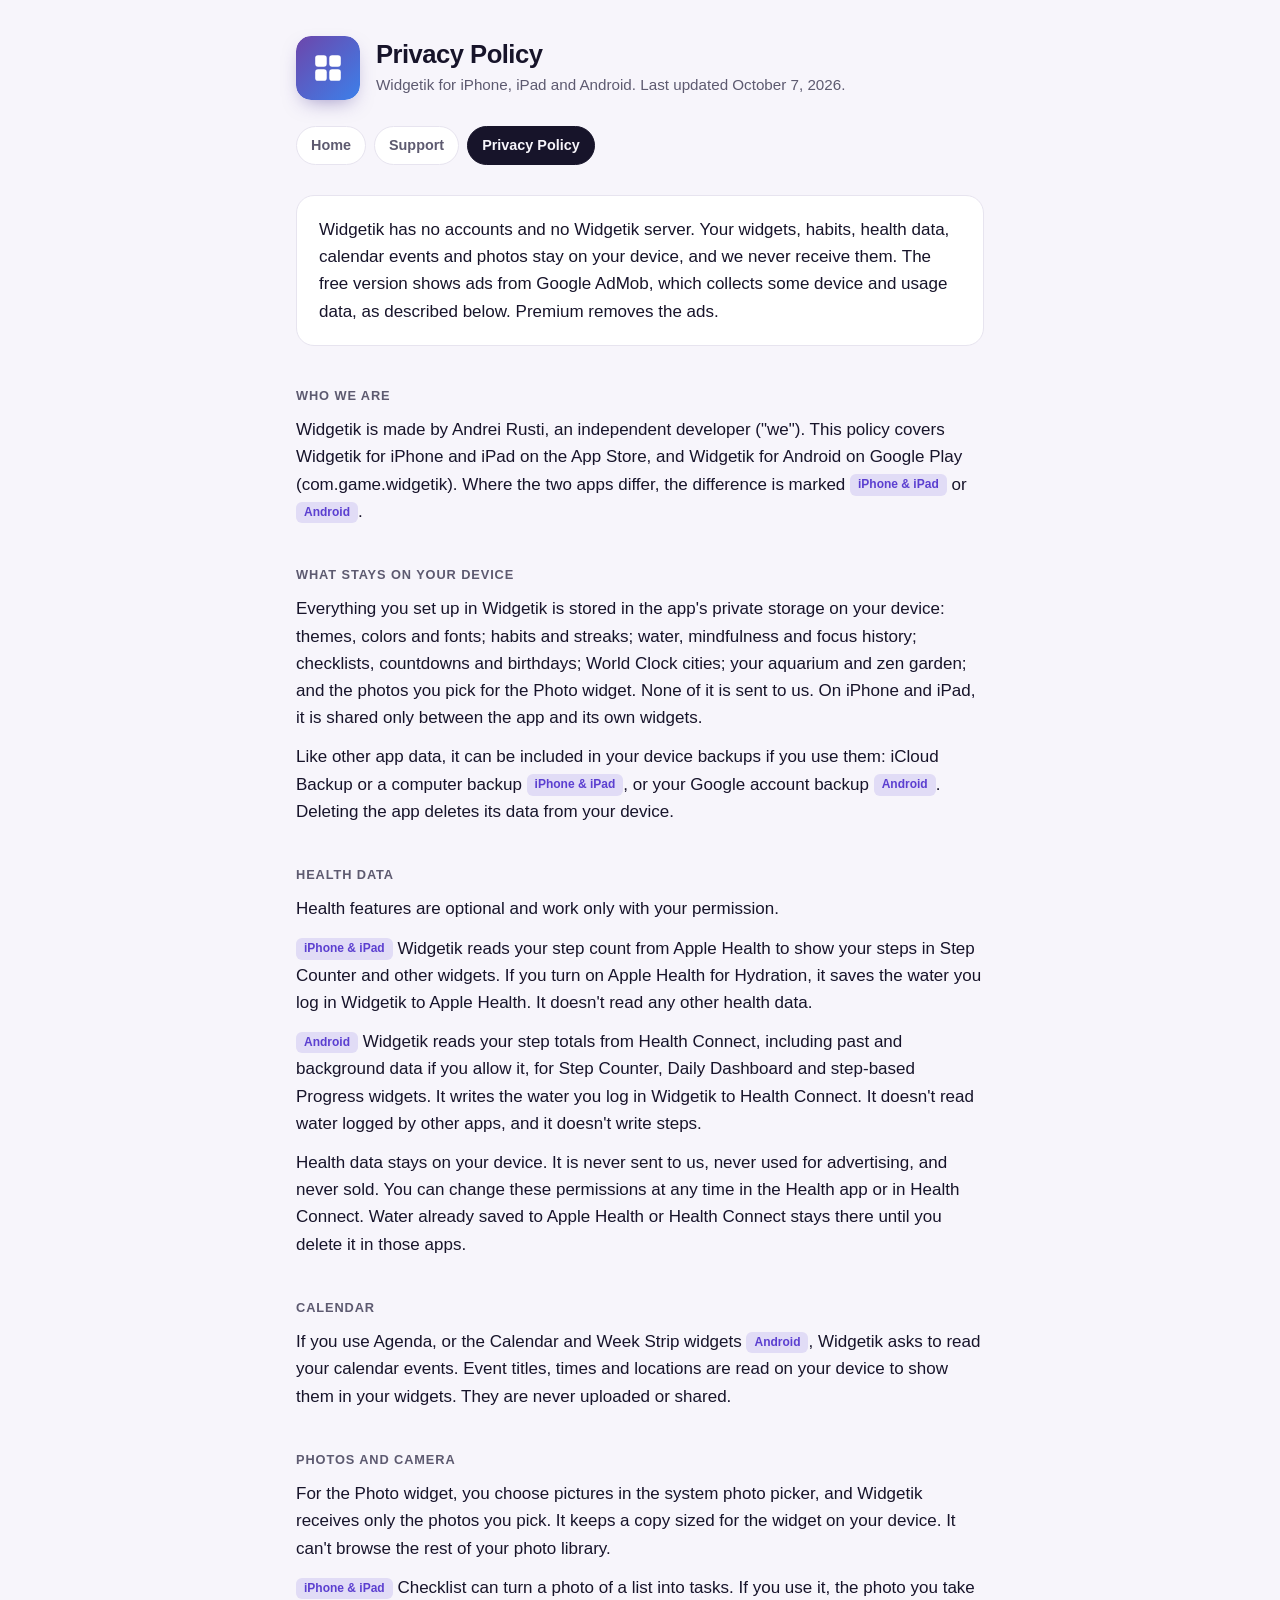
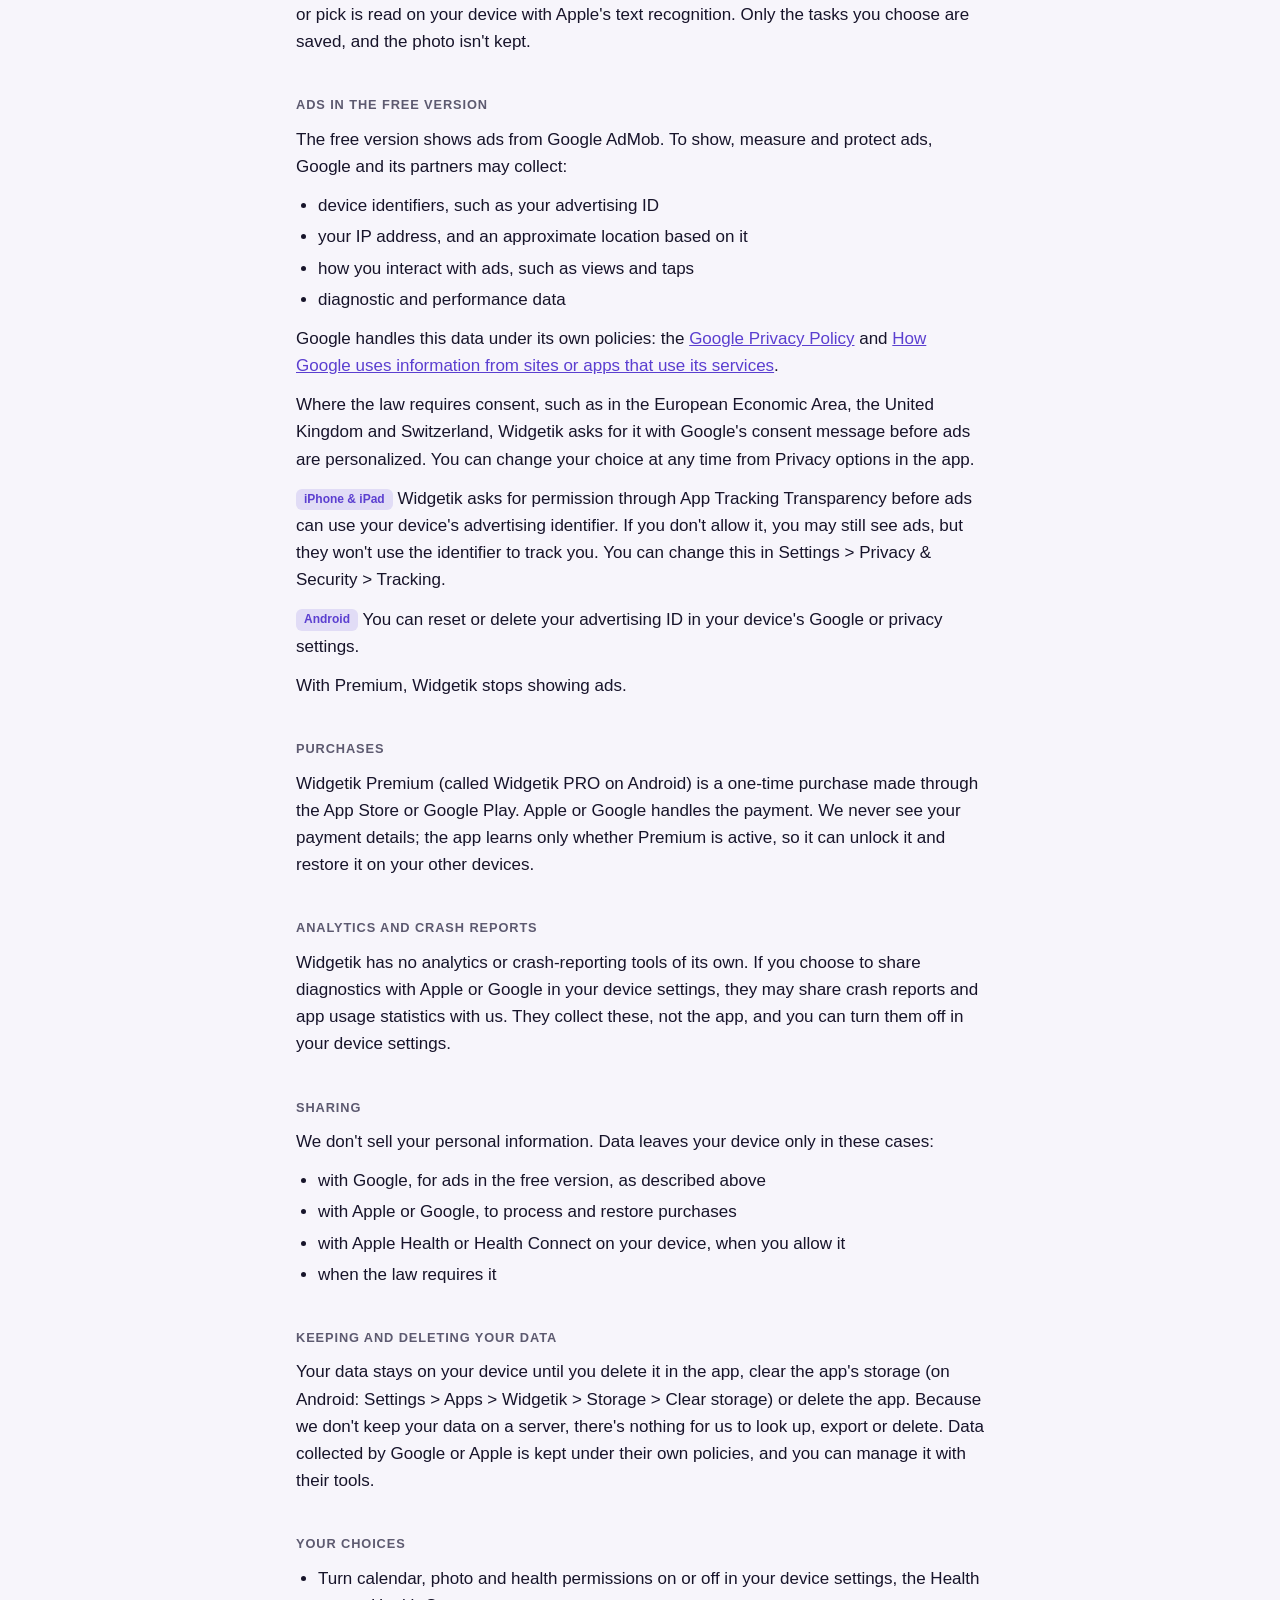
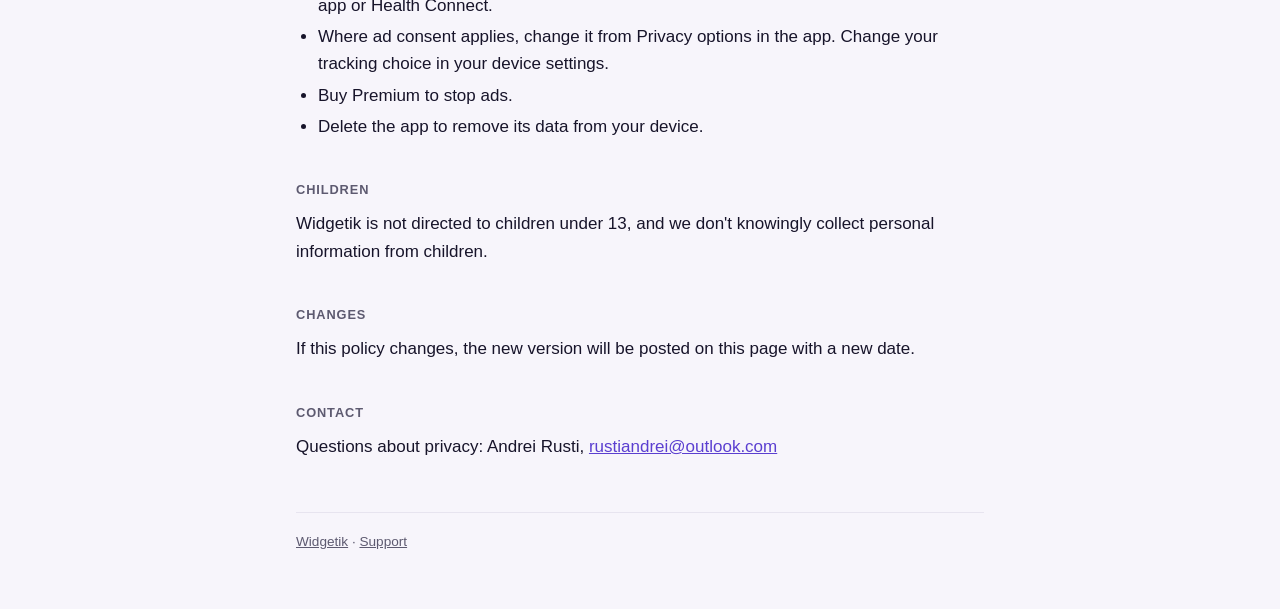
<file: privacy.html>
<!doctype html>
<html lang="en">
<head>
  <meta charset="utf-8">
  <meta name="viewport" content="width=device-width, initial-scale=1">
  <meta name="apple-itunes-app" content="app-id=6760586460">
  <title>Widgetik Privacy Policy</title>
  <meta name="description" content="Privacy policy for Widgetik on iPhone, iPad and Android. Your widgets and health data stay on your device; the free version shows ads from Google AdMob.">
  <link rel="canonical" href="https://rustiandrei.github.io/Widgetik-website/privacy.html">
  <link rel="icon" type="image/svg+xml" href="img/logo.svg">
  <link rel="icon" type="image/png" sizes="256x256" href="icon.png">
  <link rel="apple-touch-icon" href="apple-touch-icon.png">
  <link rel="stylesheet" href="style.css">
</head>
<body>
<main>
  <header>
    <a href="./"><img src="img/logo.svg" width="64" height="64" alt="Widgetik home"></a>
    <div>
      <h1>Privacy Policy</h1>
      <p>Widgetik for iPhone, iPad and Android. Last updated October 7, 2026.</p>
    </div>
  </header>

  <nav>
    <a href="./">Home</a>
    <a href="support.html">Support</a>
    <a href="privacy.html" aria-current="page">Privacy Policy</a>
  </nav>

  <div class="card">
    <p>Widgetik has no accounts and no Widgetik server. Your widgets, habits, health data, calendar events and photos stay on your device, and we never receive them. The free version shows ads from Google AdMob, which collects some device and usage data, as described below. Premium removes the ads.</p>
  </div>

  <h2>Who we are</h2>
  <p>Widgetik is made by Andrei Rusti, an independent developer ("we"). This policy covers Widgetik for iPhone and iPad on the App Store, and Widgetik for Android on Google Play (com.game.widgetik). Where the two apps differ, the difference is marked <span class="tag">iPhone &amp; iPad</span> or <span class="tag">Android</span>.</p>

  <h2>What stays on your device</h2>
  <p>Everything you set up in Widgetik is stored in the app's private storage on your device: themes, colors and fonts; habits and streaks; water, mindfulness and focus history; checklists, countdowns and birthdays; World Clock cities; your aquarium and zen garden; and the photos you pick for the Photo widget. None of it is sent to us. On iPhone and iPad, it is shared only between the app and its own widgets.</p>
  <p>Like other app data, it can be included in your device backups if you use them: iCloud Backup or a computer backup <span class="tag">iPhone &amp; iPad</span>, or your Google account backup <span class="tag">Android</span>. Deleting the app deletes its data from your device.</p>

  <h2>Health data</h2>
  <p>Health features are optional and work only with your permission.</p>
  <p><span class="tag">iPhone &amp; iPad</span> Widgetik reads your step count from Apple Health to show your steps in Step Counter and other widgets. If you turn on Apple Health for Hydration, it saves the water you log in Widgetik to Apple Health. It doesn't read any other health data.</p>
  <p><span class="tag">Android</span> Widgetik reads your step totals from Health Connect, including past and background data if you allow it, for Step Counter, Daily Dashboard and step-based Progress widgets. It writes the water you log in Widgetik to Health Connect. It doesn't read water logged by other apps, and it doesn't write steps.</p>
  <p>Health data stays on your device. It is never sent to us, never used for advertising, and never sold. You can change these permissions at any time in the Health app or in Health Connect. Water already saved to Apple Health or Health Connect stays there until you delete it in those apps.</p>

  <h2>Calendar</h2>
  <p>If you use Agenda, or the Calendar and Week Strip widgets <span class="tag">Android</span>, Widgetik asks to read your calendar events. Event titles, times and locations are read on your device to show them in your widgets. They are never uploaded or shared.</p>

  <h2>Photos and camera</h2>
  <p>For the Photo widget, you choose pictures in the system photo picker, and Widgetik receives only the photos you pick. It keeps a copy sized for the widget on your device. It can't browse the rest of your photo library.</p>
  <p><span class="tag">iPhone &amp; iPad</span> Checklist can turn a photo of a list into tasks. If you use it, the photo you take or pick is read on your device with Apple's text recognition. Only the tasks you choose are saved, and the photo isn't kept.</p>

  <h2>Ads in the free version</h2>
  <p>The free version shows ads from Google AdMob. To show, measure and protect ads, Google and its partners may collect:</p>
  <ul>
    <li>device identifiers, such as your advertising ID</li>
    <li>your IP address, and an approximate location based on it</li>
    <li>how you interact with ads, such as views and taps</li>
    <li>diagnostic and performance data</li>
  </ul>
  <p>Google handles this data under its own policies: the <a href="https://policies.google.com/privacy">Google Privacy Policy</a> and <a href="https://policies.google.com/technologies/partner-sites">How Google uses information from sites or apps that use its services</a>.</p>
  <p>Where the law requires consent, such as in the European Economic Area, the United Kingdom and Switzerland, Widgetik asks for it with Google's consent message before ads are personalized. You can change your choice at any time from Privacy options in the app.</p>
  <p><span class="tag">iPhone &amp; iPad</span> Widgetik asks for permission through App Tracking Transparency before ads can use your device's advertising identifier. If you don't allow it, you may still see ads, but they won't use the identifier to track you. You can change this in Settings &gt; Privacy &amp; Security &gt; Tracking.</p>
  <p><span class="tag">Android</span> You can reset or delete your advertising ID in your device's Google or privacy settings.</p>
  <p>With Premium, Widgetik stops showing ads.</p>

  <h2>Purchases</h2>
  <p>Widgetik Premium (called Widgetik PRO on Android) is a one-time purchase made through the App Store or Google Play. Apple or Google handles the payment. We never see your payment details; the app learns only whether Premium is active, so it can unlock it and restore it on your other devices.</p>

  <h2>Analytics and crash reports</h2>
  <p>Widgetik has no analytics or crash-reporting tools of its own. If you choose to share diagnostics with Apple or Google in your device settings, they may share crash reports and app usage statistics with us. They collect these, not the app, and you can turn them off in your device settings.</p>

  <h2>Sharing</h2>
  <p>We don't sell your personal information. Data leaves your device only in these cases:</p>
  <ul>
    <li>with Google, for ads in the free version, as described above</li>
    <li>with Apple or Google, to process and restore purchases</li>
    <li>with Apple Health or Health Connect on your device, when you allow it</li>
    <li>when the law requires it</li>
  </ul>

  <h2>Keeping and deleting your data</h2>
  <p>Your data stays on your device until you delete it in the app, clear the app's storage (on Android: Settings &gt; Apps &gt; Widgetik &gt; Storage &gt; Clear storage) or delete the app. Because we don't keep your data on a server, there's nothing for us to look up, export or delete. Data collected by Google or Apple is kept under their own policies, and you can manage it with their tools.</p>

  <h2>Your choices</h2>
  <ul>
    <li>Turn calendar, photo and health permissions on or off in your device settings, the Health app or Health Connect.</li>
    <li>Where ad consent applies, change it from Privacy options in the app. Change your tracking choice in your device settings.</li>
    <li>Buy Premium to stop ads.</li>
    <li>Delete the app to remove its data from your device.</li>
  </ul>

  <h2>Children</h2>
  <p>Widgetik is not directed to children under 13, and we don't knowingly collect personal information from children.</p>

  <h2>Changes</h2>
  <p>If this policy changes, the new version will be posted on this page with a new date.</p>

  <h2>Contact</h2>
  <p>Questions about privacy: Andrei Rusti, <a href="mailto:rustiandrei@outlook.com">rustiandrei@outlook.com</a></p>

  <footer>
    <a href="./">Widgetik</a> · <a href="support.html">Support</a>
  </footer>
</main>
</body>
</html>
</file>
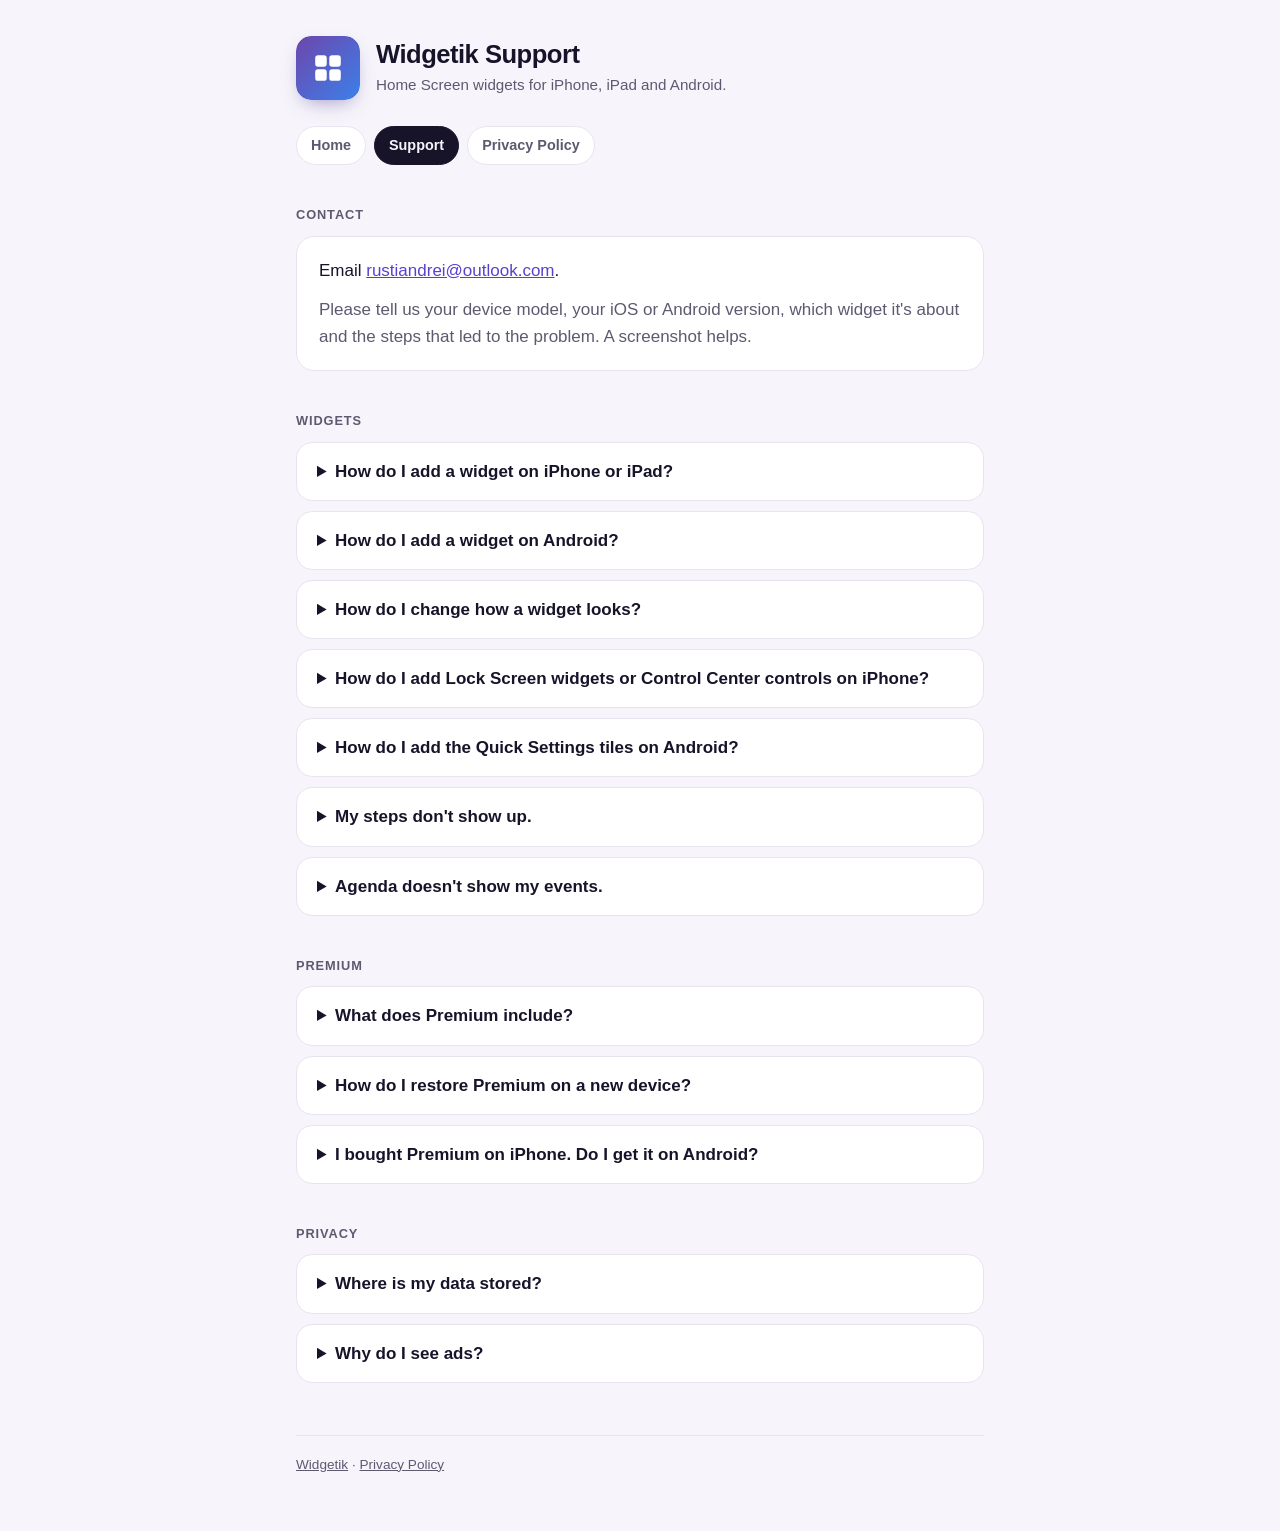
<file: support.html>
<!doctype html>
<html lang="en">
<head>
  <meta charset="utf-8">
  <meta name="viewport" content="width=device-width, initial-scale=1">
  <meta name="apple-itunes-app" content="app-id=6760586460">
  <title>Widgetik Support</title>
  <meta name="description" content="Help with Widgetik on iPhone, iPad and Android: adding widgets, Lock Screen and Control Center, Quick Settings tiles, Premium, steps and calendar access.">
  <link rel="canonical" href="https://rustiandrei.github.io/Widgetik-website/support.html">
  <link rel="icon" type="image/svg+xml" href="img/logo.svg">
  <link rel="icon" type="image/png" sizes="256x256" href="icon.png">
  <link rel="apple-touch-icon" href="apple-touch-icon.png">
  <link rel="stylesheet" href="style.css">
</head>
<body>
<main>
  <header>
    <a href="./"><img src="img/logo.svg" width="64" height="64" alt="Widgetik home"></a>
    <div>
      <h1>Widgetik Support</h1>
      <p>Home Screen widgets for iPhone, iPad and Android.</p>
    </div>
  </header>

  <nav>
    <a href="./">Home</a>
    <a href="support.html" aria-current="page">Support</a>
    <a href="privacy.html">Privacy Policy</a>
  </nav>

  <h2>Contact</h2>
  <div class="card">
    <p>Email <a href="mailto:rustiandrei@outlook.com">rustiandrei@outlook.com</a>.</p>
    <p class="muted">Please tell us your device model, your iOS or Android version, which widget it's about and the steps that led to the problem. A screenshot helps.</p>
  </div>

  <h2>Widgets</h2>

  <details>
    <summary>How do I add a widget on iPhone or iPad?</summary>
    <p>Touch and hold an empty spot on your Home Screen until the apps jiggle, then tap Edit and Add Widget. Search for Widgetik, swipe to the widget and size you want, and tap Add Widget.</p>
  </details>

  <details>
    <summary>How do I add a widget on Android?</summary>
    <p>Touch and hold an empty spot on your Home Screen and tap Widgets. Find Widgetik, then drag a widget onto your Home Screen. Tap the widget to customize it. To change its size, touch and hold it and drag its edges.</p>
  </details>

  <details>
    <summary>How do I change how a widget looks?</summary>
    <p>Open Widgetik and choose the widget. Pick a theme, colors, a background and fonts; the live preview shows each change, and your Home Screen widget updates to match.</p>
    <p>On iPhone and iPad, if you have more than one of the same widget, such as two habit widgets, touch and hold a widget and tap Edit Widget to choose which one it shows.</p>
  </details>

  <details>
    <summary>How do I add Lock Screen widgets or Control Center controls on iPhone?</summary>
    <p><strong>Lock Screen:</strong> touch and hold the Lock Screen, tap Customize, then Lock Screen. Tap the widget area and choose Widgetik.</p>
    <p><strong>Control Center:</strong> open Control Center, touch and hold an empty spot, tap Add a Control and search for Widgetik.</p>
  </details>

  <details>
    <summary>How do I add the Quick Settings tiles on Android?</summary>
    <p>Swipe down twice from the top of the screen to open Quick Settings, then tap Edit (the pencil). Drag Widgetik's Log Water or Focus Timer tile into your tiles.</p>
  </details>

  <details>
    <summary>My steps don't show up.</summary>
    <p><strong>iPhone and iPad:</strong> open the Health app, tap your profile picture, then Apps under Privacy. Choose Widgetik and turn on Steps.</p>
    <p><strong>Android:</strong> open Health Connect from your device's settings, choose Widgetik under App permissions and allow Steps. Widgetik shows the steps that your phone or your fitness apps save to Health Connect.</p>
  </details>

  <details>
    <summary>Agenda doesn't show my events.</summary>
    <p>Widgetik needs permission to read your calendar. On iPhone and iPad, go to Settings &gt; Privacy &amp; Security &gt; Calendars &gt; Widgetik and choose Full Access. On Android, go to Settings &gt; Apps &gt; Widgetik &gt; Permissions and allow Calendar. Then open Widgetik and check which calendars Agenda shows.</p>
  </details>

  <h2>Premium</h2>

  <details>
    <summary>What does Premium include?</summary>
    <p>Premium is a one-time purchase, not a subscription. It removes ads and unlocks Agenda, Upcoming Birthdays, Habit Counter, Focus Timer, Zen Garden and extra fonts. On iPhone and iPad it also unlocks custom text colors and Transparent Backgrounds. On Android, Premium is called Widgetik PRO.</p>
  </details>

  <details>
    <summary>How do I restore Premium on a new device?</summary>
    <p><strong>iPhone and iPad:</strong> sign in with the Apple Account you bought it with, open the Premium screen in Widgetik and tap Restore Purchase.</p>
    <p><strong>Android:</strong> sign in to Google Play with the account you bought it with, then open Widgetik while you're online. Widgetik checks with Google Play and unlocks PRO on its own.</p>
  </details>

  <details>
    <summary>I bought Premium on iPhone. Do I get it on Android?</summary>
    <p>No. The App Store and Google Play are separate, so a purchase on one doesn't unlock the other.</p>
  </details>

  <h2>Privacy</h2>

  <details>
    <summary>Where is my data stored?</summary>
    <p>On your device. There's no account and no Widgetik server. Deleting the app deletes its data, except water you saved to Apple Health or Health Connect, which stays there until you delete it. <a href="privacy.html">Read the privacy policy</a>.</p>
  </details>

  <details>
    <summary>Why do I see ads?</summary>
    <p>The free version shows ads from Google AdMob. Premium removes them. Where ad consent applies, you can change your choice from Privacy options in the app.</p>
  </details>

  <footer>
    <a href="./">Widgetik</a> · <a href="privacy.html">Privacy Policy</a>
  </footer>
</main>
</body>
</html>
</file>
<file: home.css>
:root {
  --brand-a: #6d46ab;
  --brand-b: #3c80ea;
  --gold-a: #ffd66b;
  --gold-b: #ffb547;

  --bg: #ffffff;
  --bg-alt: #f7f5fb;
  --card: #ffffff;
  --text: #17142a;
  --muted: #5d5a70;
  --line: #e7e4ef;
  --accent: #5b3fd0;
  --shadow: 0 30px 60px -20px rgba(40, 25, 90, 0.35), 0 12px 24px -12px rgba(40, 25, 90, 0.25);
  color-scheme: light dark;
}

@media (prefers-color-scheme: dark) {
  :root {
    --bg: #0d0b16;
    --bg-alt: #13111e;
    --card: #1a1727;
    --text: #ece9f6;
    --muted: #a4a0b8;
    --line: #2a2640;
    --accent: #a993ff;
    --shadow: 0 30px 60px -20px rgba(0, 0, 0, 0.75), 0 12px 24px -12px rgba(0, 0, 0, 0.55);
  }
}

* { box-sizing: border-box; }

html { scroll-behavior: smooth; }
@media (prefers-reduced-motion: reduce) { html { scroll-behavior: auto; } }

body {
  margin: 0;
  background: var(--bg);
  color: var(--text);
  font: 17px/1.55 -apple-system, BlinkMacSystemFont, "SF Pro Text", "Segoe UI", Roboto, Helvetica, Arial, sans-serif;
  -webkit-font-smoothing: antialiased;
  -webkit-text-size-adjust: 100%;
}

a { color: var(--accent); }

.wrap {
  width: min(1120px, 100%);
  margin: 0 auto;
  padding: 0 20px;
}
.wrap.narrow { width: min(780px, 100%); }

h1, h2, h3 {
  text-wrap: balance;
  font-family: -apple-system, BlinkMacSystemFont, "SF Pro Display", "Segoe UI", Roboto, Helvetica, Arial, sans-serif;
  letter-spacing: -0.02em;
  line-height: 1.08;
  margin: 0;
}

/* Highlighted words, in the logo's purple-to-blue. */
.hl {
  background: linear-gradient(90deg, #7b3fd2, #3f6fe2);
  -webkit-background-clip: text;
  background-clip: text;
  color: transparent;
}
@media (prefers-color-scheme: dark) {
  .hl { background-image: linear-gradient(90deg, #c4a4ff, #8fb4ff); }
}

/* data-platform on <html> picks which platform's screenshots and notes show. */
[data-platform="ios"] .only-android,
[data-platform="android"] .only-ios { display: none !important; }

/* ---------- Devices ---------- */

.phone { container-type: inline-size; width: var(--pw, 280px); max-width: 100%; flex-shrink: 0; }
.tablet { container-type: inline-size; width: 100%; }

.bezel {
  position: relative;
  background: #0c0e13;
  box-shadow: var(--shadow), inset 0 0 0 1px rgba(255, 255, 255, 0.1);
}
.bezel img { display: block; width: 100%; height: auto; }

/* iPhone screens already include the Dynamic Island. */
.phone.ios .bezel { padding: 3.2cqw; border-radius: 16.5cqw; }
.phone.ios .bezel img { border-radius: 13.3cqw; }

.phone.android .bezel { padding: 2.6cqw; border-radius: 11.5cqw; background: #121418; }
.phone.android .bezel img { border-radius: 9cqw; }
.phone.android .bezel::after {
  content: "";
  position: absolute;
  top: 4.4cqw;
  left: 50%;
  width: 3.8cqw;
  height: 3.8cqw;
  transform: translateX(-50%);
  background: #000;
  border-radius: 50%;
  box-shadow: 0 0 0 0.4cqw rgba(255, 255, 255, 0.05);
}

.tablet .bezel { padding: 2.2cqw; border-radius: 4.6cqw; }
.tablet .bezel img { border-radius: 2.6cqw; }

/* A phone cut off by the bottom edge of its box, as if rising out of it. */
.stage {
  position: relative;
  display: flex;
  justify-content: center;
  height: calc(var(--pw) * 1.52);
  overflow: hidden;
}

@keyframes rise {
  from { opacity: 0; transform: translateY(18px); }
  to { opacity: 1; transform: none; }
}
.stage .phone { animation: rise 0.5s cubic-bezier(0.2, 0.7, 0.2, 1) both; }

/* ---------- Hero ---------- */

.hero {
  position: relative;
  overflow: hidden;
  background:
    radial-gradient(55% 45% at 8% 6%, #fde3c2 0%, transparent 70%),
    radial-gradient(50% 45% at 94% 10%, #d4e0fd 0%, transparent 70%),
    radial-gradient(70% 55% at 50% 100%, #e6d5fb 0%, transparent 72%),
    #fbf7f2;
}
@media (prefers-color-scheme: dark) {
  .hero {
    background:
      radial-gradient(55% 45% at 8% 6%, rgba(199, 96, 24, 0.3) 0%, transparent 70%),
      radial-gradient(50% 45% at 94% 10%, rgba(40, 93, 199, 0.38) 0%, transparent 70%),
      radial-gradient(70% 55% at 50% 100%, rgba(119, 40, 199, 0.42) 0%, transparent 72%),
      #100d1c;
  }
}

.topnav {
  display: flex;
  align-items: center;
  justify-content: space-between;
  padding-top: 18px;
  padding-bottom: 18px;
}

.brand {
  display: flex;
  align-items: center;
  gap: 10px;
  color: var(--text);
  text-decoration: none;
  font-weight: 700;
  font-size: 1.1rem;
}
.brand img { width: 34px; height: 34px; border-radius: 8px; box-shadow: 0 4px 12px -4px rgba(60, 40, 140, 0.45); }

.topnav nav { display: flex; gap: 26px; font-size: 0.95rem; }
.topnav nav a { color: var(--muted); text-decoration: none; font-weight: 500; }
.topnav nav a:hover { color: var(--text); }

.hero-copy {
  position: relative;
  z-index: 2;
  text-align: center;
  max-width: 960px;
  margin: 0 auto;
  padding-top: 44px;
}

.pill {
  display: inline-block;
  padding: 6px 14px;
  border-radius: 99px;
  background: color-mix(in srgb, var(--card) 70%, transparent);
  border: 1px solid color-mix(in srgb, var(--text) 10%, transparent);
  color: var(--muted);
  font-size: 0.85rem;
  font-weight: 600;
}

.hero h1 .line { display: block; }
.hero h1 {
  margin-top: 22px;
  font-size: clamp(2.6rem, 6.6vw, 4.8rem);
  font-weight: 800;
  letter-spacing: -0.035em;
}

.hero .lede {
  margin: 22px auto 0;
  max-width: 640px;
  font-size: clamp(1.05rem, 2.2vw, 1.25rem);
  color: var(--muted);
}

.actions {
  display: flex;
  flex-wrap: wrap;
  justify-content: center;
  align-items: center;
  gap: 14px 16px;
  margin-top: 32px;
}

/* Store badges exactly as Apple and Google supply them, at the same height. */
.badge { display: inline-block; line-height: 0; border-radius: 9px; box-shadow: 0 10px 24px -10px rgba(20, 10, 50, 0.5); }
.badge img { display: block; width: auto; height: 50px; }
@media (prefers-color-scheme: dark) {
  .badge { box-shadow: 0 0 0 1px rgba(255, 255, 255, 0.2), 0 10px 24px -10px rgba(0, 0, 0, 0.6); }
}

.textlink { color: var(--accent); font-weight: 600; text-decoration: none; }
.textlink:hover { text-decoration: underline; }

.checks {
  display: flex;
  flex-wrap: wrap;
  justify-content: center;
  gap: 10px;
  margin: 28px 0 0;
  padding: 0;
  list-style: none;
}
.checks li {
  display: flex;
  align-items: center;
  gap: 8px;
  padding: 7px 14px 7px 9px;
  border-radius: 99px;
  background: color-mix(in srgb, var(--card) 72%, transparent);
  border: 1px solid color-mix(in srgb, var(--text) 9%, transparent);
  font-size: 0.9rem;
  font-weight: 600;
}
.checks li::before {
  content: "";
  width: 20px;
  height: 20px;
  flex-shrink: 0;
  background: url("data:image/svg+xml,%3Csvg xmlns='http://www.w3.org/2000/svg' viewBox='0 0 20 20'%3E%3Cdefs%3E%3ClinearGradient id='g' x1='0' y1='0' x2='1' y2='1'%3E%3Cstop offset='0' stop-color='%236d46ab'/%3E%3Cstop offset='1' stop-color='%233c80ea'/%3E%3C/linearGradient%3E%3C/defs%3E%3Ccircle cx='10' cy='10' r='10' fill='url(%23g)'/%3E%3Cpath d='M5.8 10.3l2.7 2.7 5.7-5.9' fill='none' stroke='%23fff' stroke-width='2.2' stroke-linecap='round' stroke-linejoin='round'/%3E%3C/svg%3E") center / contain no-repeat;
}

.showcase {
  position: relative;
  width: min(1080px, 100%);
  margin: 60px auto 0;
}

.devices {
  --pw: min(286px, 38vw);
  position: relative;
  z-index: 1;
  display: flex;
  justify-content: center;
  gap: clamp(14px, 4vw, 44px);
  height: calc(var(--pw) * 1.5);
  overflow: hidden;
}
.devices .android { margin-top: calc(var(--pw) * 0.12); }

/* Real widgets floating around the phones. */
.float {
  position: absolute;
  z-index: 2;
  width: clamp(110px, 13vw, 150px);
  height: auto;
  filter: drop-shadow(0 18px 24px rgba(30, 15, 70, 0.28));
  animation: bob 7s ease-in-out infinite;
}
.f1 { left: 6%; top: 4%; --r: -6deg; }
.f2 { right: 6%; top: 10%; --r: 5deg; animation-delay: -2s; }
.f3 { left: 11%; top: 50%; --r: 4deg; animation-delay: -4s; animation-duration: 8s; }
.f4 { right: 10%; top: 56%; --r: -4deg; animation-delay: -1s; animation-duration: 9s; }

@keyframes bob {
  0%, 100% { transform: translateY(0) rotate(var(--r)); }
  50% { transform: translateY(-12px) rotate(var(--r)); }
}

/* ---------- Sections ---------- */

section { padding: 104px 0; }
.alt { background: var(--bg-alt); }

.section-head { text-align: center; max-width: 720px; margin: 0 auto 56px; }
.section-head h2 { font-size: clamp(2rem, 4.6vw, 3.2rem); font-weight: 800; letter-spacing: -0.03em; }
.section-head p { margin: 16px 0 0; color: var(--muted); font-size: 1.12rem; }

/* Tints follow the App Store screenshots: a pastel wash and a deeper ink for text. */
.t-peach { --tint: #e0782e; --ink: #a54c10; --wash-a: #fbedd2; --wash-b: #efcf98; }
.t-sky { --tint: #3c6fe0; --ink: #2353b8; --wash-a: #d6e2fb; --wash-b: #a9c0ef; }
.t-coral { --tint: #e0603a; --ink: #ad3a14; --wash-a: #fce9db; --wash-b: #f0c8a8; }
.t-aqua { --tint: #1fb3b3; --ink: #0d7c7d; --wash-a: #dbfbfb; --wash-b: #a9e6e6; }
.t-mint { --tint: #23a065; --ink: #187647; --wash-a: #dafbeb; --wash-b: #aee7cb; }
.t-lavender { --tint: #8a45d6; --ink: #6a24b8; --wash-a: #ecdcfb; --wash-b: #d3b9f1; }

@media (prefers-color-scheme: dark) {
  [class*="t-"] {
    --ink: color-mix(in srgb, var(--tint) 62%, #fff);
    --wash-a: color-mix(in srgb, var(--tint) 16%, #13101f);
    --wash-b: color-mix(in srgb, var(--tint) 34%, #13101f);
  }
}

.eyebrow {
  display: inline-flex;
  align-items: center;
  gap: 8px;
  margin-bottom: 14px;
  color: var(--ink, var(--accent));
  font-size: 0.8rem;
  font-weight: 700;
  letter-spacing: 0.08em;
  text-transform: uppercase;
}

.pro {
  display: inline-block;
  padding: 3px 8px;
  border-radius: 6px;
  background: linear-gradient(135deg, var(--gold-a), var(--gold-b));
  color: #4a2c00;
  font-size: 0.66rem;
  font-weight: 800;
  letter-spacing: 0.06em;
  line-height: 1.3;
  text-transform: uppercase;
  vertical-align: 0.15em;
  white-space: nowrap;
}

.crown {
  display: inline-block;
  width: 1.05em;
  height: 1.05em;
  vertical-align: -0.12em;
  background: url("data:image/svg+xml,%3Csvg xmlns='http://www.w3.org/2000/svg' viewBox='0 0 20 20'%3E%3Cdefs%3E%3ClinearGradient id='g' x1='0' y1='0' x2='1' y2='1'%3E%3Cstop offset='0' stop-color='%23ffd66b'/%3E%3Cstop offset='1' stop-color='%23ffa92e'/%3E%3C/linearGradient%3E%3C/defs%3E%3Ccircle cx='10' cy='10' r='10' fill='url(%23g)'/%3E%3Cpath d='M5 13.5h10l1-6.5-3.4 2.6L10 5.2 7.4 9.6 4 7z' fill='%234a2c00'/%3E%3C/svg%3E") center / contain no-repeat;
}

/* Platform switch */

.switch-dock {
  position: sticky;
  top: 14px;
  z-index: 10;
  display: flex;
  justify-content: center;
  margin: -20px 0 64px;
  pointer-events: none;
}
.switch {
  display: inline-flex;
  align-items: center;
  gap: 2px;
  padding: 5px;
  border-radius: 99px;
  background: color-mix(in srgb, var(--card) 80%, transparent);
  -webkit-backdrop-filter: blur(14px) saturate(1.5);
  backdrop-filter: blur(14px) saturate(1.5);
  border: 1px solid var(--line);
  box-shadow: 0 12px 30px -14px rgba(30, 20, 80, 0.4);
  pointer-events: auto;
}
.switch-label { padding: 0 8px 0 12px; color: var(--muted); font-size: 0.85rem; font-weight: 600; }
.switch button {
  appearance: none;
  border: 0;
  margin: 0;
  padding: 8px 18px;
  border-radius: 99px;
  background: transparent;
  color: var(--muted);
  font: inherit;
  font-size: 0.92rem;
  font-weight: 650;
  cursor: pointer;
  transition: background-color 0.2s, color 0.2s;
}
.switch button:hover { color: var(--text); }
.switch button[aria-pressed="true"] { background: var(--text); color: var(--bg); }

button:focus-visible, a:focus-visible, summary:focus-visible { outline: 2px solid var(--accent); outline-offset: 2px; }

/* Feature rows */

.feature {
  display: grid;
  grid-template-columns: 1fr 1fr;
  align-items: center;
  gap: 72px;
}
.feature + .feature { margin-top: 112px; }
.feature:nth-of-type(even) .copy { order: 2; }

.feature h2 { font-size: clamp(2.1rem, 4.2vw, 3rem); font-weight: 800; letter-spacing: -0.03em; }
.feature h2 em { font-style: normal; color: var(--ink); }
.feature .copy > p { margin: 18px 0 0; color: var(--muted); font-size: 1.12rem; }

.ticks { margin: 24px 0 0; padding: 0; list-style: none; }
.ticks li { position: relative; padding-left: 32px; margin-top: 12px; }
.ticks li::before {
  content: "";
  position: absolute;
  left: 0;
  top: 2px;
  width: 21px;
  height: 21px;
  border-radius: 50%;
  background: var(--tint, var(--accent));
}
.ticks li::after {
  content: "";
  position: absolute;
  left: 7.5px;
  top: 6.5px;
  width: 5px;
  height: 9px;
  border: solid #fff;
  border-width: 0 2.2px 2.2px 0;
  transform: rotate(45deg);
}

.visual {
  padding: 56px 20px 0;
  border-radius: 36px;
  overflow: hidden;
  background:
    radial-gradient(circle at 50% 30%, rgba(255, 255, 255, 0.55), transparent 58%),
    linear-gradient(180deg, var(--wash-a), var(--wash-b));
}
@media (prefers-color-scheme: dark) {
  .visual { background: radial-gradient(circle at 50% 30%, rgba(255, 255, 255, 0.06), transparent 58%), linear-gradient(180deg, var(--wash-a), var(--wash-b)); }
}
.visual .stage { --pw: 286px; }

/* ---------- Try-it widgets (HTML copies of the real ones) ---------- */

.visual.try { padding: 44px 28px 30px; }

.board {
  display: grid;
  grid-template-columns: 1fr 1fr;
  gap: 18px;
  width: min(440px, 100%);
  margin: 0 auto;
}

/* .wg is the size container; .wg-in lays out the contents in cqw of the widget's width. */
.wg {
  container-type: inline-size;
  position: relative;
  overflow: hidden;
  color: #fff;
  font-family: Roboto, "Segoe UI", -apple-system, BlinkMacSystemFont, Helvetica, Arial, sans-serif;
  box-shadow: 0 22px 40px -18px rgba(20, 10, 50, 0.55), 0 0 0 1px rgba(255, 255, 255, 0.06) inset;
  -webkit-tap-highlight-color: transparent;
  user-select: none;
}
.wg-in { position: absolute; inset: 0; display: flex; }
.wg p { margin: 0; }
.wg button {
  appearance: none;
  border: 0;
  margin: 0;
  padding: 0;
  font: inherit;
  color: inherit;
  cursor: pointer;
  -webkit-tap-highlight-color: transparent;
  transition: transform 0.12s ease, filter 0.2s;
}
.wg button:active { transform: scale(0.93); }
.wg svg { display: block; }

/* Hydration, medium */
.hydration {
  --fill: 0.75;
  grid-column: 1 / -1;
  aspect-ratio: 383 / 184;
  border-radius: 5.7% / 11.9%;
  background: linear-gradient(135deg, #070d1e 0%, #0d1b3e 55%, #0a2343 100%);
}
.hydration .wg-in { align-items: center; gap: 5cqw; padding: 0 4.2cqw; }
.glass {
  position: relative;
  flex-shrink: 0;
  width: 15.9cqw;
  height: 25.4cqw;
  border-radius: 3.2cqw;
  overflow: hidden;
  background: rgba(150, 160, 185, 0.28);
  box-shadow: inset 0 0 0 0.25cqw rgba(190, 200, 220, 0.45);
}
.glass .water {
  position: absolute;
  left: 0;
  right: 0;
  bottom: 0;
  height: calc(var(--fill) * 100%);
  background: linear-gradient(180deg, #1f2589 0%, #1640a8 100%);
  box-shadow: inset 0 0.35cqw 0 rgba(170, 185, 255, 0.55);
  transition: height 0.6s cubic-bezier(0.3, 0.8, 0.3, 1);
}
.glass i {
  position: absolute;
  width: 1.1cqw;
  height: 1.1cqw;
  border: 0.3cqw solid rgba(230, 236, 255, 0.75);
  border-radius: 50%;
  bottom: calc(var(--fill) * 100% - 2cqw);
  animation: fizz 2.6s ease-in infinite;
  transition: bottom 0.6s;
}
.glass i:nth-child(2) { left: 18%; animation-delay: -0.4s; }
.glass i:nth-child(3) { left: 40%; animation-delay: -1.3s; }
.glass i:nth-child(4) { left: 58%; animation-delay: -2s; }
.glass i:nth-child(5) { left: 74%; animation-delay: -0.9s; }
.glass i:nth-child(6) { left: 30%; animation-delay: -1.7s; }
@keyframes fizz {
  0% { transform: translateY(0); opacity: 0; }
  20% { opacity: 1; }
  100% { transform: translateY(-6cqw); opacity: 0; }
}

.hy-body { flex: 1; min-width: 0; }
.hy-amount { display: flex; align-items: baseline; gap: 1.6cqw; line-height: 1; }
.hy-amount b { font-size: 8.4cqw; font-weight: 800; letter-spacing: -0.02em; font-variant-numeric: tabular-nums; }
.hy-amount span { font-size: 3.4cqw; color: #a9b1c6; }
.hy-msg { margin-top: 2.2cqw !important; font-size: 2.9cqw; color: #c9cdd8; }
.hy-bar { display: flex; align-items: center; gap: 1.8cqw; margin-top: 3.4cqw; }
.hy-bar .track { flex: 1; height: 1.3cqw; border-radius: 1cqw; background: #2c3a5a; overflow: hidden; }
.hy-bar .track span {
  display: block;
  height: 100%;
  width: calc(var(--fill) * 100%);
  border-radius: inherit;
  background: linear-gradient(90deg, #1640a8, #2f6ff0);
  transition: width 0.6s cubic-bezier(0.3, 0.8, 0.3, 1);
}
.hy-bar b { font-size: 2.8cqw; color: #c9cdd8; min-width: 5.4cqw; text-align: right; font-variant-numeric: tabular-nums; }
.hy-buttons { display: flex; gap: 1.6cqw; margin-top: 4.4cqw; }
.hy-buttons button {
  flex: 1;
  height: 11.4cqw;
  border-radius: 2.4cqw;
  background: #557f93;
  font-size: 3.6cqw;
  font-weight: 800;
}
.hy-buttons button:hover { filter: brightness(1.12); }
.hy-buttons .reset { flex: 0 0 11.4cqw; border-radius: 50%; background: #25395a; color: #b8c0d0; display: grid; place-items: center; }
.hy-buttons .reset svg { width: 4.6cqw; height: 4.6cqw; }
.hydration.done .hy-bar .track span { background: linear-gradient(90deg, #18a36a, #36d18b); }

/* Habit, small */
.habit {
  aspect-ratio: 1;
  border-radius: 11.5%;
  background: linear-gradient(100deg, #fa7794 0%, #fca86d 52%, #fed64a 100%);
  text-align: center;
}
.habit .wg-in { flex-direction: column; align-items: center; padding-top: 9cqw; }
.habit .hb-check {
  display: grid;
  place-items: center;
  width: 17cqw;
  height: 17cqw;
  border-radius: 50%;
  background: rgba(255, 255, 255, 0.22);
  box-shadow: inset 0 0 0 0.9cqw rgba(255, 255, 255, 0.95);
  color: rgba(255, 255, 255, 0.6);
  transition: background-color 0.25s, transform 0.12s;
}
.hb-check svg { width: 10cqw; height: 10cqw; }
.habit[data-done="true"] .hb-check { background: #fff; color: #f0628a; animation: pop 0.35s ease; }
@keyframes pop { 50% { transform: scale(1.18); } }
.hb-name { margin-top: 4.4cqw !important; font-size: 7cqw; font-weight: 800; letter-spacing: -0.01em; }
.hb-status { margin-top: 1.2cqw !important; font-size: 5.2cqw; opacity: 0.9; }
.hb-stats { display: flex; justify-content: space-around; width: 100%; margin-top: auto; padding-bottom: 8cqw; }
.hb-stats div { display: flex; flex-direction: column; align-items: center; width: 40%; }
.hb-stats b { font-size: 9.4cqw; font-weight: 800; line-height: 1.05; font-variant-numeric: tabular-nums; }
.hb-stats span { font-size: 4.6cqw; opacity: 0.85; }

/* Focus timer, small */
.focus {
  --p: 0;
  aspect-ratio: 1;
  border-radius: 11.5%;
  background: linear-gradient(135deg, #1c0c11 0%, #3b1118 45%, #8d4419 100%);
}
.focus .wg-in { flex-direction: column; align-items: center; padding-top: 7.5cqw; }
.fc-ring {
  position: relative;
  display: grid;
  place-items: center;
  width: 43cqw;
  height: 43cqw;
}
.fc-ring::before {
  content: "";
  position: absolute;
  inset: 0;
  border-radius: 50%;
  background: conic-gradient(#ff8a1f calc(var(--p) * 360deg + 14deg), rgba(255, 255, 255, 0.14) 0);
  -webkit-mask: radial-gradient(circle, transparent 57%, #000 58%);
  mask: radial-gradient(circle, transparent 57%, #000 58%);
}
.fc-time {
  position: relative;
  display: flex;
  flex-direction: column;
  align-items: center;
  justify-content: center;
  width: 33cqw;
  height: 33cqw;
  border-radius: 50%;
  background: rgba(30, 6, 12, 0.55);
  line-height: 1.1;
}
.fc-time b { font-size: 10.6cqw; font-weight: 800; font-variant-numeric: tabular-nums; }
.fc-time span { font-size: 4.6cqw; font-weight: 700; color: #b3a3a8; }
.fc-status { margin-top: 7cqw !important; font-size: 5cqw; font-weight: 800; color: #ffb020; }
.fc-buttons { display: flex; gap: 4.6cqw; margin-top: auto; padding-bottom: 8cqw; }
.fc-buttons button { display: grid; place-items: center; height: 15.6cqw; border-radius: 4.2cqw; }
.fc-play { width: 21.5cqw; background: linear-gradient(135deg, #b8701a, #a3163f); }
.fc-play svg { width: 7cqw; height: 7cqw; }
.fc-reset { width: 17.4cqw; background: rgba(255, 255, 255, 0.1); color: #cdbfc3; }
.fc-reset svg { width: 6.4cqw; height: 6.4cqw; }
.focus .i-pause, .focus[data-running="true"] .i-play { display: none; }
.focus[data-running="true"] .i-pause { display: block; }

.try-hint {
  display: flex;
  align-items: center;
  justify-content: center;
  gap: 8px;
  margin: 22px 0 0;
  color: var(--ink);
  font-size: 0.95rem;
  font-weight: 650;
}
.try-hint svg { width: 22px; height: 22px; }

/* ---------- Widget wall ---------- */

.wall-section {
  position: relative;
  overflow: hidden;
  color: #fff;
  background:
    radial-gradient(60% 45% at 0% 0%, rgba(91, 123, 255, 0.85) 0%, transparent 70%),
    radial-gradient(55% 45% at 100% 18%, rgba(178, 92, 240, 0.8) 0%, transparent 70%),
    radial-gradient(60% 50% at 18% 100%, rgba(255, 143, 107, 0.75) 0%, transparent 70%),
    radial-gradient(55% 45% at 100% 100%, rgba(47, 195, 180, 0.7) 0%, transparent 70%),
    #3a2f88;
}
.wall-section .section-head p { color: rgba(255, 255, 255, 0.86); }
.wall-section .hl { background: none; color: #ffe2b8; }

.wall-frame { container-type: inline-size; width: min(1000px, 100%); margin: 0 auto; }

.wall {
  --cols: 6;
  --g: 22px;
  --rg: 8px;
  --cap: 24px;
  --c: calc((100cqw - (var(--cols) - 1) * var(--g)) / var(--cols));
  display: grid;
  grid-template-columns: repeat(var(--cols), 1fr);
  grid-auto-rows: calc(var(--c) + var(--cap));
  grid-auto-flow: row dense;
  column-gap: var(--g);
  row-gap: var(--rg);
}

.w { display: flex; flex-direction: column; margin: 0; min-width: 0; }
.w.m { grid-column: span 2; }
.w.l { grid-column: span 2; grid-row: span 2; }
.w img {
  flex: 1;
  min-height: 0;
  width: 100%;
  height: 100%;
  border-radius: calc(var(--c) * 0.115);
  filter: drop-shadow(0 14px 18px rgba(15, 8, 45, 0.35));
  transition: transform 0.25s cubic-bezier(0.2, 0.7, 0.2, 1);
}
.w:hover img { transform: translateY(-4px) scale(1.02); }
.w figcaption {
  height: var(--cap);
  padding-top: 6px;
  text-align: center;
  font-size: 0.8rem;
  font-weight: 600;
  line-height: 1.2;
  white-space: nowrap;
  text-shadow: 0 1px 3px rgba(20, 10, 50, 0.45);
}
.w .crown { margin-left: 2px; }

.wall-note { margin: 34px 0 0; text-align: center; color: rgba(255, 255, 255, 0.86); font-size: 0.95rem; }

/* ---------- Platforms ---------- */

.ipad {
  display: grid;
  grid-template-columns: 0.8fr 1.2fr;
  align-items: center;
  gap: 40px;
  max-width: 980px;
  margin: 0 auto 24px;
  padding: 44px 0 0 44px;
  border-radius: 28px;
  overflow: hidden;
  background:
    radial-gradient(circle at 70% 30%, rgba(255, 255, 255, 0.5), transparent 60%),
    linear-gradient(160deg, var(--wash-a), var(--wash-b));
}
@media (prefers-color-scheme: dark) {
  .ipad { background: linear-gradient(160deg, var(--wash-a), var(--wash-b)); }
}
.ipad-copy { padding-bottom: 44px; }
.ipad-copy h3 { font-size: clamp(1.6rem, 3vw, 2.1rem); font-weight: 800; letter-spacing: -0.02em; }
.ipad-copy p { margin: 12px 0 0; color: var(--muted); font-size: 1.05rem; }
.ipad-stage { align-self: end; height: 340px; overflow: hidden; }
.ipad-stage .tablet { width: 560px; }

.platforms {
  display: grid;
  grid-template-columns: 1fr 1fr;
  gap: 24px;
  max-width: 980px;
  margin: 0 auto;
}

.platform {
  display: flex;
  flex-direction: column;
  padding: 34px;
  border-radius: 28px;
  background: var(--card);
  border: 1px solid var(--line);
}
.platform-head { display: flex; align-items: center; gap: 16px; }
.platform-head img { width: 64px; height: 64px; border-radius: 22.5%; box-shadow: 0 8px 18px -8px rgba(20, 10, 60, 0.45); }
.platform h3 { font-size: 1.5rem; font-weight: 800; }
.platform .req { margin: 3px 0 0; color: var(--muted); font-size: 0.95rem; }
.platform .ticks { flex: 1; margin-bottom: 30px; }
.platform .badge { align-self: flex-start; }

/* ---------- Privacy band ---------- */

.band {
  color: #fff;
  background:
    linear-gradient(160deg, transparent 50%, rgba(255, 255, 255, 0.06) 50.2%, transparent 72%),
    linear-gradient(135deg, #6a43b0 0%, #4c5bd4 55%, #3274df 100%);
}
.band .section-head p { color: rgba(255, 255, 255, 0.86); }
.band .hl { background: none; color: #ffd9a8; }

.promises {
  display: grid;
  grid-template-columns: repeat(4, 1fr);
  gap: 20px;
  margin: 0;
  padding: 0;
  list-style: none;
}
.promises li {
  padding: 26px;
  border-radius: 22px;
  background: rgba(255, 255, 255, 0.1);
  border: 1px solid rgba(255, 255, 255, 0.18);
}
.promises svg { width: 30px; height: 30px; color: #ffd9a8; }
.promises strong { display: block; margin-top: 14px; font-size: 1.1rem; }
.promises span { display: block; margin-top: 6px; color: rgba(255, 255, 255, 0.84); font-size: 0.95rem; }

.band .more-link { text-align: center; margin: 40px 0 0; }
.band .more-link a { color: #fff; font-weight: 600; }

/* ---------- Pricing ---------- */

.plans {
  display: grid;
  grid-template-columns: 1fr 1fr;
  gap: 24px;
  max-width: 900px;
  margin: 0 auto;
}

.plan {
  padding: 34px;
  border-radius: 28px;
  background: var(--card);
  border: 1px solid var(--line);
}
.plan.featured {
  border: 2px solid transparent;
  background:
    linear-gradient(var(--card), var(--card)) padding-box,
    linear-gradient(160deg, var(--brand-a), var(--brand-b)) border-box;
  box-shadow: var(--shadow);
}
.plan h3 { font-size: 1.5rem; font-weight: 800; }
.plan .price { margin: 10px 0 0; color: var(--muted); font-weight: 600; }
.plan .ticks li::before { background: color-mix(in srgb, var(--muted) 70%, var(--card)); }
.plan.featured .ticks li::before { background: linear-gradient(135deg, var(--brand-a), var(--brand-b)); }
.plan .note {
  margin: 26px 0 0;
  padding: 16px 18px;
  border-radius: 16px;
  background: color-mix(in srgb, var(--gold-a) 24%, var(--card));
  font-size: 0.95rem;
}

/* ---------- FAQ ---------- */

.faq { display: grid; gap: 12px; }
.faq details {
  border-radius: 18px;
  background: var(--card);
  border: 1px solid var(--line);
}
.faq summary {
  display: flex;
  align-items: center;
  justify-content: space-between;
  gap: 16px;
  padding: 18px 22px;
  font-weight: 650;
  cursor: pointer;
  list-style: none;
}
.faq summary::-webkit-details-marker { display: none; }
.faq summary::after {
  content: "";
  flex-shrink: 0;
  width: 10px;
  height: 10px;
  margin-top: -4px;
  border: solid var(--muted);
  border-width: 0 2px 2px 0;
  transform: rotate(45deg);
  transition: transform 0.2s;
}
.faq details[open] summary::after { transform: rotate(-135deg); margin-top: 4px; }
.faq details p { margin: 0; padding: 0 22px 20px; color: var(--muted); }

/* ---------- Final call to action ---------- */

.final { text-align: center; }
.final img.icon { width: 96px; height: 96px; border-radius: 22px; box-shadow: var(--shadow); }
.final h2 { margin-top: 26px; font-size: clamp(2rem, 4.4vw, 3rem); font-weight: 800; }
.final p { margin: 14px auto 0; max-width: 560px; color: var(--muted); font-size: 1.1rem; }
.final .more { margin-top: 26px; }

footer {
  padding: 32px 0 44px;
  border-top: 1px solid var(--line);
  color: var(--muted);
  font-size: 0.9rem;
}
footer .wrap { display: flex; flex-wrap: wrap; justify-content: space-between; gap: 12px 24px; }
footer nav { display: flex; flex-wrap: wrap; gap: 8px 22px; }
footer a { color: var(--muted); text-decoration: none; }
footer a:hover { color: var(--text); }
footer .legal { flex-basis: 100%; margin: 6px 0 0; font-size: 0.78rem; opacity: 0.85; }

@media (prefers-reduced-motion: reduce) {
  .stage .phone, .float, .glass i, .habit[data-done="true"] .hb-check { animation: none; }
  .w img { transition: none; }
}

/* ---------- Narrow screens ---------- */

@media (max-width: 1000px) {
  .promises { grid-template-columns: 1fr 1fr; }
  .float { width: clamp(96px, 12vw, 120px); }
  .f1 { left: 1%; }
  .f2 { right: 1%; }
  .f3 { left: 3%; }
  .f4 { right: 2%; }
}

@media (max-width: 760px) {
  section { padding: 76px 0; }
  .topnav nav a.wide { display: none; }
  .hero-copy { padding-top: 28px; }
  .showcase { margin-top: 44px; }
  .devices { --pw: min(250px, 43vw); gap: 12px; }
  .float { display: none; }

  .switch-dock { margin-bottom: 44px; }
  .switch-label { display: none; }

  .feature { grid-template-columns: 1fr; gap: 32px; }
  .feature + .feature { margin-top: 84px; }
  .feature:nth-of-type(even) .copy { order: 0; }
  .visual { padding-top: 40px; border-radius: 28px; }
  .visual .stage { --pw: 244px; }
  .visual.try { padding: 30px 16px 22px; }

  .wall { --cols: 4; --g: 12px; --rg: 4px; --cap: 18px; }
  .w figcaption { padding-top: 4px; font-size: 0.62rem; }

  .ipad { grid-template-columns: 1fr; gap: 8px; padding: 32px 0 0 24px; }
  .ipad-copy { padding: 0 24px 16px 0; }
  .ipad-stage { height: 240px; }
  .ipad-stage .tablet { width: 420px; }

  .platforms { grid-template-columns: 1fr; }
  .platform { padding: 28px 24px; }
  .promises { grid-template-columns: 1fr; }
  .plans { grid-template-columns: 1fr; }
  .plan { padding: 28px 24px; }
}
</file>
<file: style.css>
:root {
  --bg: #f7f5fb;
  --card: #ffffff;
  --text: #17142a;
  --muted: #5d5a70;
  --line: #e7e4ef;
  --accent: #5b3fd0;
  color-scheme: light dark;
}

@media (prefers-color-scheme: dark) {
  :root {
    --bg: #0d0b16;
    --card: #1a1727;
    --text: #ece9f6;
    --muted: #a4a0b8;
    --line: #2a2640;
    --accent: #a993ff;
  }
}

* { box-sizing: border-box; }

body {
  margin: 0;
  background: var(--bg);
  color: var(--text);
  font: 17px/1.6 -apple-system, BlinkMacSystemFont, "SF Pro Text", "Segoe UI", Roboto, Helvetica, Arial, sans-serif;
  -webkit-font-smoothing: antialiased;
  -webkit-text-size-adjust: 100%;
}

main {
  max-width: 720px;
  margin: 0 auto;
  padding: 36px 16px 56px;
}

header {
  display: flex;
  align-items: center;
  gap: 16px;
}
header a { line-height: 0; flex-shrink: 0; }
header img { width: 64px; height: 64px; border-radius: 15px; box-shadow: 0 8px 20px -8px rgba(60, 40, 140, 0.5); }
header h1 { margin: 0; font-size: 1.6rem; line-height: 1.2; letter-spacing: -0.02em; }
header p { margin: 3px 0 0; color: var(--muted); font-size: 0.95rem; }

nav {
  display: flex;
  flex-wrap: wrap;
  gap: 8px;
  margin: 26px 0 30px;
}
nav a {
  padding: 7px 14px;
  border-radius: 99px;
  border: 1px solid var(--line);
  background: var(--card);
  color: var(--muted);
  font-size: 0.9rem;
  font-weight: 600;
  text-decoration: none;
}
nav a:hover { color: var(--text); }
nav a[aria-current="page"] { background: var(--text); border-color: var(--text); color: var(--bg); }

a { color: var(--accent); }
a:focus-visible, summary:focus-visible { outline: 2px solid var(--accent); outline-offset: 2px; }

h2 {
  margin: 40px 0 10px;
  font-size: 0.8rem;
  letter-spacing: 0.07em;
  text-transform: uppercase;
  color: var(--muted);
}

h3 { margin: 22px 0 6px; font-size: 1.05rem; }

p { margin: 0 0 12px; }
ul { margin: 0 0 12px; padding-left: 22px; }
li { margin: 4px 0; }

.card {
  background: var(--card);
  border: 1px solid var(--line);
  border-radius: 18px;
  padding: 20px 22px;
}
.card p:last-child { margin-bottom: 0; }

.muted { color: var(--muted); }
.tag {
  display: inline-block;
  padding: 1px 8px;
  border-radius: 6px;
  background: color-mix(in srgb, var(--accent) 14%, transparent);
  color: var(--accent);
  font-size: 0.75rem;
  font-weight: 700;
  vertical-align: 0.1em;
}

details {
  margin: 10px 0;
  background: var(--card);
  border: 1px solid var(--line);
  border-radius: 16px;
}
summary {
  padding: 15px 20px;
  font-weight: 650;
  cursor: pointer;
}
details > *:not(summary) { margin-left: 20px; margin-right: 20px; }
details > :last-child { margin-bottom: 18px; }

footer {
  margin-top: 52px;
  padding-top: 18px;
  border-top: 1px solid var(--line);
  color: var(--muted);
  font-size: 0.85rem;
}
footer a { color: var(--muted); }
</file>
